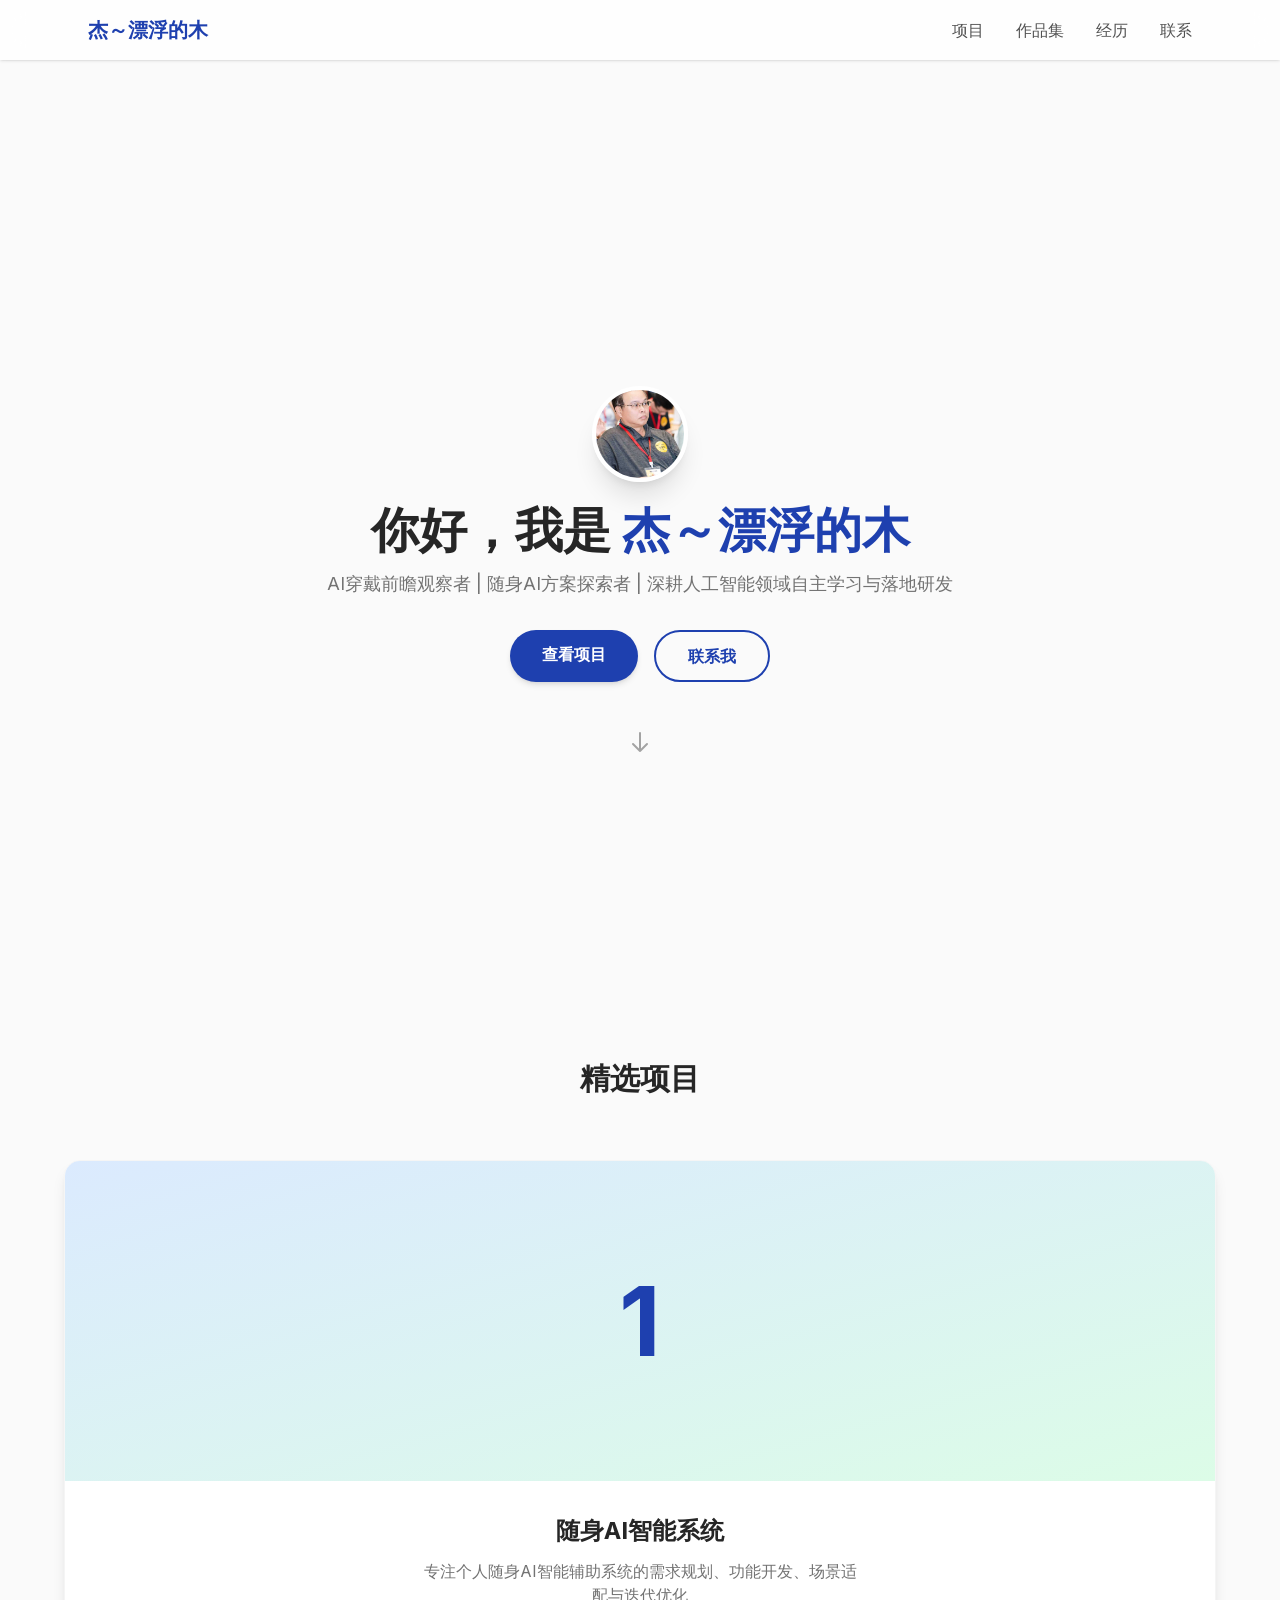
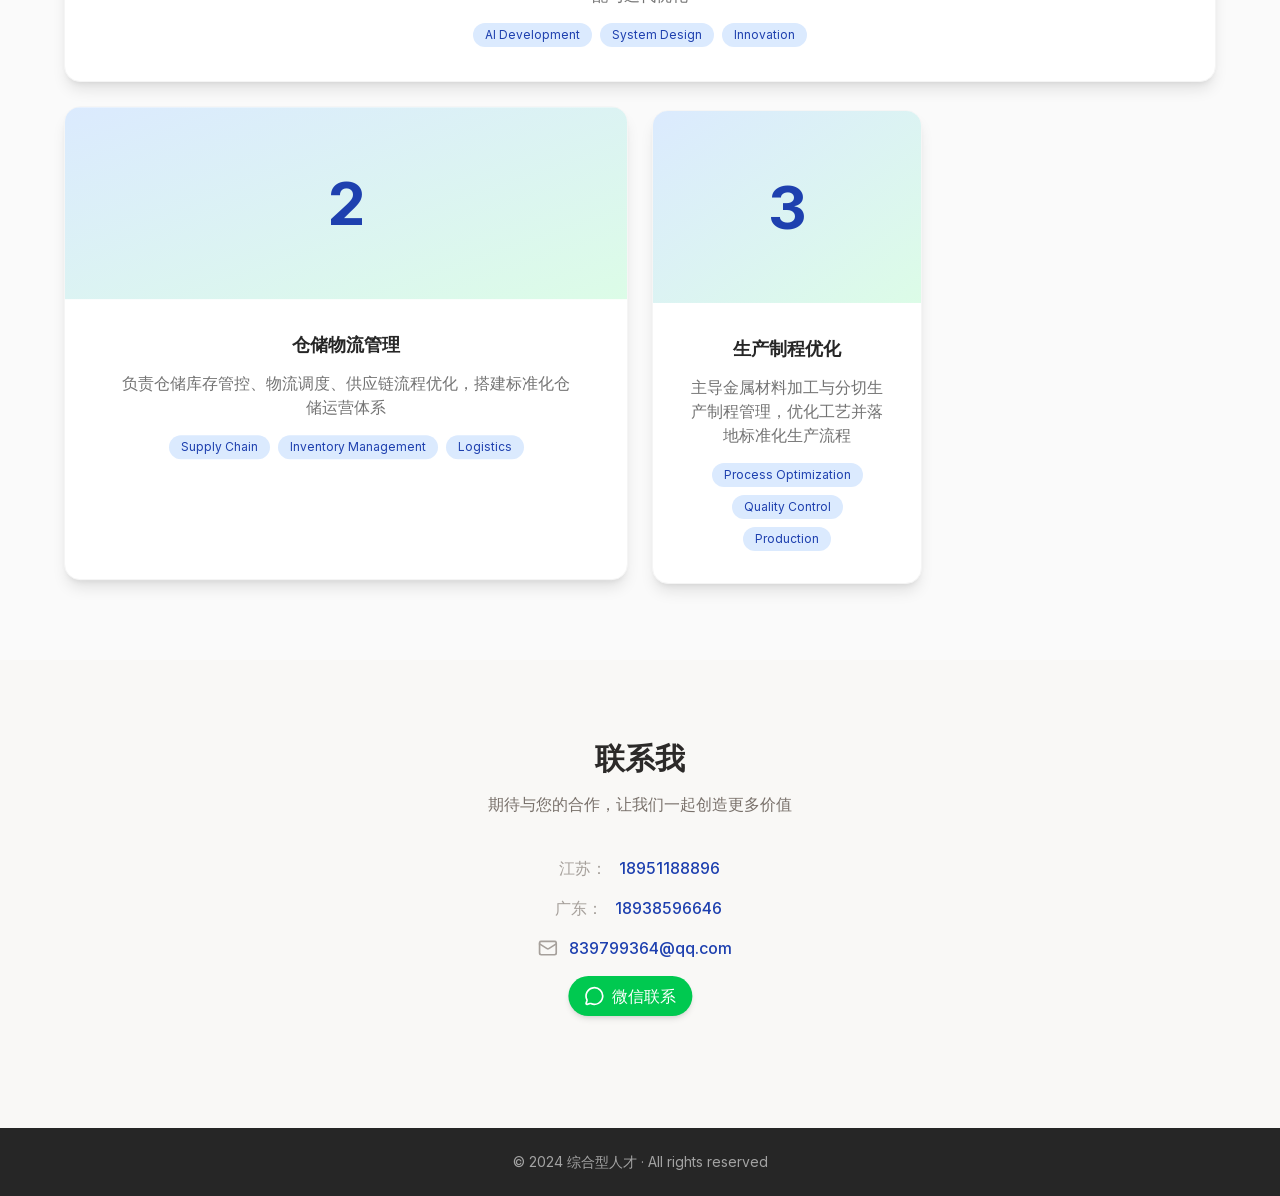
<file: index.html>
<!DOCTYPE html><html lang="zh-CN" class="inter_786c1081-module__J60SBq__variable h-full antialiased"><head><meta charSet="utf-8"/><meta name="viewport" content="width=device-width, initial-scale=1"/><link rel="preload" href="/_next/static/media/83afe278b6a6bb3c-s.p.2bn3s6zvc0dyp.woff2" as="font" crossorigin="" type="font/woff2"/><link rel="preload" as="image" href="/images/微信头像.jpg"/><link rel="stylesheet" href="/_next/static/chunks/1y561ln6ryr3u.css" data-precedence="next"/><link rel="preload" as="script" fetchPriority="low" href="/_next/static/chunks/1jq4o6yq14o4c.js"/><script src="/_next/static/chunks/2imbn557mdp29.js" async=""></script><script src="/_next/static/chunks/333al7hcde2so.js" async=""></script><script src="/_next/static/chunks/turbopack-3lp18kduvr83n.js" async=""></script><script src="/_next/static/chunks/158myu8e_yme3.js" async=""></script><script src="/_next/static/chunks/1sm18o0j6h7x6.js" async=""></script><script src="/_next/static/chunks/1f9r7gdxil3_a.js" async=""></script><meta name="next-size-adjust" content=""/><title>我的个人作品集</title><meta name="description" content="综合型人才个人品牌展示网站"/><link rel="icon" href="/favicon.ico?favicon.2vob68tjqpejf.ico" sizes="256x256" type="image/x-icon"/><script src="/_next/static/chunks/0cz1d0mv5g_q7.js" noModule=""></script></head><body class="min-h-full"><div hidden=""><!--$--><!--/$--></div><nav class="fixed top-0 left-0 right-0 bg-white/80 backdrop-blur-md shadow-sm z-50 transition-all duration-300"><div class="max-w-6xl mx-auto px-6 py-4"><div class="flex items-center justify-between"><a href="#" class="text-xl font-bold text-primary-600 hover:text-accent-500 transition-colors duration-300">杰～漂浮的木</a><div class="flex items-center gap-8"><a href="/project" class="text-neutral-600 hover:text-primary-600 transition-colors duration-300 font-medium">项目</a><a href="/portfolio" class="text-neutral-600 hover:text-primary-600 transition-colors duration-300 font-medium">作品集</a><a href="/experience" class="text-neutral-600 hover:text-primary-600 transition-colors duration-300 font-medium">经历</a><a href="#contact" class="text-neutral-600 hover:text-primary-600 transition-colors duration-300 font-medium">联系</a></div></div></div></nav><main class="pt-20"><div class="min-h-screen bg-neutral-50"><section class="min-h-screen flex items-center justify-center px-6 pt-20"><div class="text-center max-w-4xl mx-auto" style="opacity:0;transform:translateY(20px)"><div class="w-24 h-24 mx-auto mb-6 rounded-full overflow-hidden shadow-xl border-4 border-white" style="opacity:0;transform:scale(0.9)"><img src="/images/微信头像.jpg" alt="头像" class="w-full h-full object-cover"/></div><h1 class="text-4xl md:text-5xl font-bold text-neutral-800 mb-4">你好，我是<span class="text-primary-600"> 杰～漂浮的木</span></h1><p class="text-lg text-neutral-500 mb-8 max-w-2xl mx-auto">AI穿戴前瞻观察者 | 随身AI方案探索者 | 深耕人工智能领域自主学习与落地研发</p><div class="flex flex-col sm:flex-row gap-4 justify-center"><a href="#projects" class="px-8 py-3 bg-primary-600 text-white rounded-full font-semibold hover:bg-accent-500 transition-colors duration-300 shadow-md hover:shadow-lg" tabindex="0">查看项目</a><a href="#contact" class="px-8 py-3 border-2 border-primary-600 text-primary-600 rounded-full font-semibold hover:bg-primary-50 transition-colors duration-300" tabindex="0">联系我</a></div><div class="mt-12 animate-bounce" style="opacity:0"><svg class="w-6 h-6 text-neutral-400 mx-auto" fill="none" stroke="currentColor" viewBox="0 0 24 24"><path stroke-linecap="round" stroke-linejoin="round" stroke-width="2" d="M19 14l-7 7m0 0l-7-7m7 7V3"></path></svg></div></div></section><section id="projects" class="py-20 px-6 bg-neutral-50"><div class="max-w-6xl mx-auto" style="opacity:0;transform:translateY(20px)"><h2 class="text-3xl font-bold text-center text-neutral-800 mb-16">精选项目</h2><div class="grid grid-cols-1 md:grid-cols-2 lg:grid-cols-4 gap-6"><div class="
                  bg-white rounded-2xl shadow-lg overflow-hidden hover:shadow-2xl 
                  transition-all duration-500 cursor-pointer border border-neutral-100
                  lg:col-span-4 row-span-2
                  
                  
                  
                " style="opacity:0;transform:translateY(30px)"><div class="
                  flex items-center justify-center
                  h-80
                  bg-gradient-to-br from-primary-100 to-accent-100
                "><span class="text-6xl font-bold text-primary-600 text-8xl">1</span></div><div class="p-8 flex flex-col justify-center items-center text-center min-h-[200px]"><h3 class="font-bold text-neutral-800 mb-3 text-2xl">随身AI智能系统</h3><p class="text-neutral-500 mb-4 max-w-md">专注个人随身AI智能辅助系统的需求规划、功能开发、场景适配与迭代优化</p><div class="flex flex-wrap gap-2 justify-center"><span class="text-xs px-3 py-1 rounded-full bg-primary-100 text-primary-600">AI Development</span><span class="text-xs px-3 py-1 rounded-full bg-primary-100 text-primary-600">System Design</span><span class="text-xs px-3 py-1 rounded-full bg-primary-100 text-primary-600">Innovation</span></div></div></div><div class="
                  bg-white rounded-2xl shadow-lg overflow-hidden hover:shadow-2xl 
                  transition-all duration-500 cursor-pointer border border-neutral-100
                  
                  md:col-span-2 lg:col-span-2
                  
                  
                " style="opacity:0;transform:translateY(30px)"><div class="
                  flex items-center justify-center
                  h-48
                  bg-gradient-to-br from-primary-100 to-accent-100
                "><span class="text-6xl font-bold text-primary-600 ">2</span></div><div class="p-8 flex flex-col justify-center items-center text-center "><h3 class="font-bold text-neutral-800 mb-3 text-lg">仓储物流管理</h3><p class="text-neutral-500 mb-4 max-w-md">负责仓储库存管控、物流调度、供应链流程优化，搭建标准化仓储运营体系</p><div class="flex flex-wrap gap-2 justify-center"><span class="text-xs px-3 py-1 rounded-full bg-primary-100 text-primary-600">Supply Chain</span><span class="text-xs px-3 py-1 rounded-full bg-primary-100 text-primary-600">Inventory Management</span><span class="text-xs px-3 py-1 rounded-full bg-primary-100 text-primary-600">Logistics</span></div></div></div><div class="
                  bg-white rounded-2xl shadow-lg overflow-hidden hover:shadow-2xl 
                  transition-all duration-500 cursor-pointer border border-neutral-100
                  
                  
                  md:col-span-1 lg:col-span-1
                  
                " style="opacity:0;transform:translateY(30px)"><div class="
                  flex items-center justify-center
                  h-48
                  bg-gradient-to-br from-primary-100 to-accent-100
                "><span class="text-6xl font-bold text-primary-600 ">3</span></div><div class="p-8 flex flex-col justify-center items-center text-center "><h3 class="font-bold text-neutral-800 mb-3 text-lg">生产制程优化</h3><p class="text-neutral-500 mb-4 max-w-md">主导金属材料加工与分切生产制程管理，优化工艺并落地标准化生产流程</p><div class="flex flex-wrap gap-2 justify-center"><span class="text-xs px-3 py-1 rounded-full bg-primary-100 text-primary-600">Process Optimization</span><span class="text-xs px-3 py-1 rounded-full bg-primary-100 text-primary-600">Quality Control</span><span class="text-xs px-3 py-1 rounded-full bg-primary-100 text-primary-600">Production</span></div></div></div></div></div></section><section id="contact" class="py-20 px-6 bg-[#F9F8F6]"><div class="max-w-4xl mx-auto text-center" style="opacity:0;transform:translateY(20px)"><h2 class="text-3xl font-bold text-[#2C2A29] mb-4">联系我</h2><p class="text-stone-500 mb-10">期待与您的合作，让我们一起创造更多价值</p><div class="space-y-4 mb-8"><div class="flex items-center justify-center gap-3 text-stone-600" style="opacity:0;transform:translateX(-20px)"><span class="text-stone-400">江苏：</span><a href="tel:18951188896" class="text-primary-600 font-medium hover:text-accent-500 transition-colors">18951188896</a></div><div class="flex items-center justify-center gap-3 text-stone-600" style="opacity:0;transform:translateX(-20px)"><span class="text-stone-400">广东：</span><a href="tel:18938596646" class="text-primary-600 font-medium hover:text-accent-500 transition-colors">18938596646</a></div><div class="flex items-center justify-center gap-3 text-stone-600" style="opacity:0;transform:translateX(-20px)"><svg xmlns="http://www.w3.org/2000/svg" width="24" height="24" viewBox="0 0 24 24" fill="none" stroke="currentColor" stroke-width="2" stroke-linecap="round" stroke-linejoin="round" class="lucide lucide-mail w-5 h-5 text-stone-400" aria-hidden="true"><path d="m22 7-8.991 5.727a2 2 0 0 1-2.009 0L2 7"></path><rect x="2" y="4" width="20" height="16" rx="2"></rect></svg><a href="mailto:839799364@qq.com" class="text-primary-600 font-medium hover:text-accent-500 transition-colors">839799364@qq.com</a></div><div class="flex items-center justify-center" style="opacity:0;transform:translateX(-20px)"><div class="relative"><button class="flex items-center gap-2 px-4 py-2 bg-green-500 hover:bg-green-600 text-white rounded-full font-medium transition-colors duration-300 shadow-md" tabindex="0"><svg xmlns="http://www.w3.org/2000/svg" width="24" height="24" viewBox="0 0 24 24" fill="none" stroke="currentColor" stroke-width="2" stroke-linecap="round" stroke-linejoin="round" class="lucide lucide-message-circle w-5 h-5" aria-hidden="true"><path d="M2.992 16.342a2 2 0 0 1 .094 1.167l-1.065 3.29a1 1 0 0 0 1.236 1.168l3.413-.998a2 2 0 0 1 1.099.092 10 10 0 1 0-4.777-4.719"></path></svg><span>微信联系</span></button></div></div></div></div></section><footer class="py-6 px-6 bg-neutral-800 text-center"><p class="text-neutral-400 text-sm">© 2024 综合型人才 · All rights reserved</p></footer></div><!--$--><!--/$--></main><script src="/_next/static/chunks/1jq4o6yq14o4c.js" id="_R_" async=""></script><script>(self.__next_f=self.__next_f||[]).push([0])</script><script>self.__next_f.push([1,"1:\"$Sreact.fragment\"\n2:I[39756,[\"/_next/static/chunks/158myu8e_yme3.js\"],\"default\"]\n3:I[37457,[\"/_next/static/chunks/158myu8e_yme3.js\"],\"default\"]\n4:I[47257,[\"/_next/static/chunks/158myu8e_yme3.js\"],\"ClientPageRoot\"]\n5:I[52683,[\"/_next/static/chunks/158myu8e_yme3.js\",\"/_next/static/chunks/1sm18o0j6h7x6.js\",\"/_next/static/chunks/1f9r7gdxil3_a.js\"],\"default\"]\n8:I[97367,[\"/_next/static/chunks/158myu8e_yme3.js\"],\"OutletBoundary\"]\n9:\"$Sreact.suspense\"\nb:I[97367,[\"/_next/static/chunks/158myu8e_yme3.js\"],\"ViewportBoundary\"]\nd:I[97367,[\"/_next/static/chunks/158myu8e_yme3.js\"],\"MetadataBoundary\"]\nf:I[68027,[\"/_next/static/chunks/158myu8e_yme3.js\"],\"default\",1]\n:HL[\"/_next/static/chunks/1y561ln6ryr3u.css\",\"style\"]\n:HL[\"/_next/static/media/83afe278b6a6bb3c-s.p.2bn3s6zvc0dyp.woff2\",\"font\",{\"crossOrigin\":\"\",\"type\":\"font/woff2\"}]\n"])</script><script>self.__next_f.push([1,"0:{\"P\":null,\"c\":[\"\",\"\"],\"q\":\"\",\"i\":false,\"f\":[[[\"\",{\"children\":[\"__PAGE__\",{}]},\"$undefined\",\"$undefined\",16],[[\"$\",\"$1\",\"c\",{\"children\":[[[\"$\",\"link\",\"0\",{\"rel\":\"stylesheet\",\"href\":\"/_next/static/chunks/1y561ln6ryr3u.css\",\"precedence\":\"next\",\"crossOrigin\":\"$undefined\",\"nonce\":\"$undefined\"}],[\"$\",\"script\",\"script-0\",{\"src\":\"/_next/static/chunks/158myu8e_yme3.js\",\"async\":true,\"nonce\":\"$undefined\"}]],[\"$\",\"html\",null,{\"lang\":\"zh-CN\",\"className\":\"inter_786c1081-module__J60SBq__variable h-full antialiased\",\"children\":[\"$\",\"body\",null,{\"className\":\"min-h-full\",\"children\":[[\"$\",\"nav\",null,{\"className\":\"fixed top-0 left-0 right-0 bg-white/80 backdrop-blur-md shadow-sm z-50 transition-all duration-300\",\"children\":[\"$\",\"div\",null,{\"className\":\"max-w-6xl mx-auto px-6 py-4\",\"children\":[\"$\",\"div\",null,{\"className\":\"flex items-center justify-between\",\"children\":[[\"$\",\"a\",null,{\"href\":\"#\",\"className\":\"text-xl font-bold text-primary-600 hover:text-accent-500 transition-colors duration-300\",\"children\":\"杰～漂浮的木\"}],[\"$\",\"div\",null,{\"className\":\"flex items-center gap-8\",\"children\":[[\"$\",\"a\",null,{\"href\":\"/project\",\"className\":\"text-neutral-600 hover:text-primary-600 transition-colors duration-300 font-medium\",\"children\":\"项目\"}],[\"$\",\"a\",null,{\"href\":\"/portfolio\",\"className\":\"text-neutral-600 hover:text-primary-600 transition-colors duration-300 font-medium\",\"children\":\"作品集\"}],[\"$\",\"a\",null,{\"href\":\"/experience\",\"className\":\"text-neutral-600 hover:text-primary-600 transition-colors duration-300 font-medium\",\"children\":\"经历\"}],[\"$\",\"a\",null,{\"href\":\"#contact\",\"className\":\"text-neutral-600 hover:text-primary-600 transition-colors duration-300 font-medium\",\"children\":\"联系\"}]]}]]}]}]}],[\"$\",\"main\",null,{\"className\":\"pt-20\",\"children\":[\"$\",\"$L2\",null,{\"parallelRouterKey\":\"children\",\"error\":\"$undefined\",\"errorStyles\":\"$undefined\",\"errorScripts\":\"$undefined\",\"template\":[\"$\",\"$L3\",null,{}],\"templateStyles\":\"$undefined\",\"templateScripts\":\"$undefined\",\"notFound\":[[[\"$\",\"title\",null,{\"children\":\"404: This page could not be found.\"}],[\"$\",\"div\",null,{\"style\":{\"fontFamily\":\"system-ui,\\\"Segoe UI\\\",Roboto,Helvetica,Arial,sans-serif,\\\"Apple Color Emoji\\\",\\\"Segoe UI Emoji\\\"\",\"height\":\"100vh\",\"textAlign\":\"center\",\"display\":\"flex\",\"flexDirection\":\"column\",\"alignItems\":\"center\",\"justifyContent\":\"center\"},\"children\":[\"$\",\"div\",null,{\"children\":[[\"$\",\"style\",null,{\"dangerouslySetInnerHTML\":{\"__html\":\"body{color:#000;background:#fff;margin:0}.next-error-h1{border-right:1px solid rgba(0,0,0,.3)}@media (prefers-color-scheme:dark){body{color:#fff;background:#000}.next-error-h1{border-right:1px solid rgba(255,255,255,.3)}}\"}}],[\"$\",\"h1\",null,{\"className\":\"next-error-h1\",\"style\":{\"display\":\"inline-block\",\"margin\":\"0 20px 0 0\",\"padding\":\"0 23px 0 0\",\"fontSize\":24,\"fontWeight\":500,\"verticalAlign\":\"top\",\"lineHeight\":\"49px\"},\"children\":404}],[\"$\",\"div\",null,{\"style\":{\"display\":\"inline-block\"},\"children\":[\"$\",\"h2\",null,{\"style\":{\"fontSize\":14,\"fontWeight\":400,\"lineHeight\":\"49px\",\"margin\":0},\"children\":\"This page could not be found.\"}]}]]}]}]],[]],\"forbidden\":\"$undefined\",\"unauthorized\":\"$undefined\"}]}]]}]}]]}],{\"children\":[[\"$\",\"$1\",\"c\",{\"children\":[[\"$\",\"$L4\",null,{\"Component\":\"$5\",\"serverProvidedParams\":{\"searchParams\":{},\"params\":{},\"promises\":[\"$@6\",\"$@7\"]}}],[[\"$\",\"script\",\"script-0\",{\"src\":\"/_next/static/chunks/1sm18o0j6h7x6.js\",\"async\":true,\"nonce\":\"$undefined\"}],[\"$\",\"script\",\"script-1\",{\"src\":\"/_next/static/chunks/1f9r7gdxil3_a.js\",\"async\":true,\"nonce\":\"$undefined\"}]],[\"$\",\"$L8\",null,{\"children\":[\"$\",\"$9\",null,{\"name\":\"Next.MetadataOutlet\",\"children\":\"$@a\"}]}]]}],{},null,false,null]},null,false,null],[\"$\",\"$1\",\"h\",{\"children\":[null,[\"$\",\"$Lb\",null,{\"children\":\"$Lc\"}],[\"$\",\"div\",null,{\"hidden\":true,\"children\":[\"$\",\"$Ld\",null,{\"children\":[\"$\",\"$9\",null,{\"name\":\"Next.Metadata\",\"children\":\"$Le\"}]}]}],[\"$\",\"meta\",null,{\"name\":\"next-size-adjust\",\"content\":\"\"}]]}],false]],\"m\":\"$undefined\",\"G\":[\"$f\",[[\"$\",\"link\",\"0\",{\"rel\":\"stylesheet\",\"href\":\"/_next/static/chunks/1y561ln6ryr3u.css\",\"precedence\":\"next\",\"crossOrigin\":\"$undefined\",\"nonce\":\"$undefined\"}]]],\"S\":true,\"h\":null,\"s\":\"$undefined\",\"l\":\"$undefined\",\"p\":\"$undefined\",\"d\":\"$undefined\",\"b\":\"3fnvhXERV_c_fHonRekXn\"}\n"])</script><script>self.__next_f.push([1,"6:{}\n7:\"$0:f:0:1:1:children:0:props:children:0:props:serverProvidedParams:params\"\n"])</script><script>self.__next_f.push([1,"c:[[\"$\",\"meta\",\"0\",{\"charSet\":\"utf-8\"}],[\"$\",\"meta\",\"1\",{\"name\":\"viewport\",\"content\":\"width=device-width, initial-scale=1\"}]]\n"])</script><script>self.__next_f.push([1,"10:I[27201,[\"/_next/static/chunks/158myu8e_yme3.js\"],\"IconMark\"]\na:null\ne:[[\"$\",\"title\",\"0\",{\"children\":\"我的个人作品集\"}],[\"$\",\"meta\",\"1\",{\"name\":\"description\",\"content\":\"综合型人才个人品牌展示网站\"}],[\"$\",\"link\",\"2\",{\"rel\":\"icon\",\"href\":\"/favicon.ico?favicon.2vob68tjqpejf.ico\",\"sizes\":\"256x256\",\"type\":\"image/x-icon\"}],[\"$\",\"$L10\",\"3\",{}]]\n"])</script></body></html>
</file>
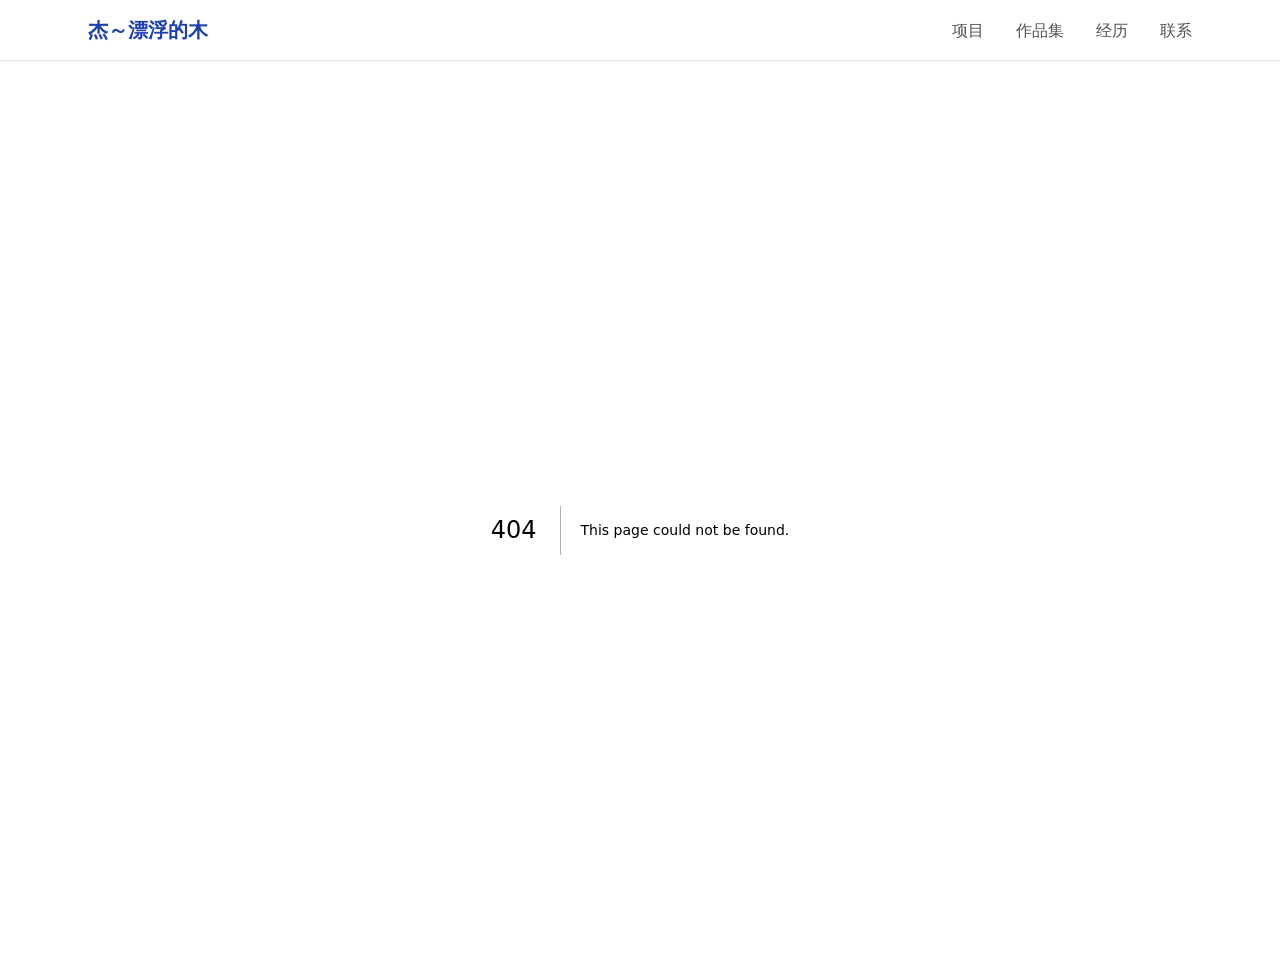
<file: 404/index.html>
<!DOCTYPE html><html lang="zh-CN" class="inter_786c1081-module__J60SBq__variable h-full antialiased"><head><meta charSet="utf-8"/><meta name="viewport" content="width=device-width, initial-scale=1"/><link rel="stylesheet" href="/_next/static/chunks/1y561ln6ryr3u.css" data-precedence="next"/><link rel="preload" as="script" fetchPriority="low" href="/_next/static/chunks/1jq4o6yq14o4c.js"/><script src="/_next/static/chunks/2imbn557mdp29.js" async=""></script><script src="/_next/static/chunks/333al7hcde2so.js" async=""></script><script src="/_next/static/chunks/turbopack-3lp18kduvr83n.js" async=""></script><script src="/_next/static/chunks/158myu8e_yme3.js" async=""></script><meta name="robots" content="noindex"/><meta name="next-size-adjust" content=""/><title>404: This page could not be found.</title><title>我的个人作品集</title><meta name="description" content="综合型人才个人品牌展示网站"/><link rel="icon" href="/favicon.ico?favicon.2vob68tjqpejf.ico" sizes="256x256" type="image/x-icon"/><script src="/_next/static/chunks/0cz1d0mv5g_q7.js" noModule=""></script></head><body class="min-h-full"><div hidden=""><!--$--><!--/$--></div><nav class="fixed top-0 left-0 right-0 bg-white/80 backdrop-blur-md shadow-sm z-50 transition-all duration-300"><div class="max-w-6xl mx-auto px-6 py-4"><div class="flex items-center justify-between"><a href="#" class="text-xl font-bold text-primary-600 hover:text-accent-500 transition-colors duration-300">杰～漂浮的木</a><div class="flex items-center gap-8"><a href="/project" class="text-neutral-600 hover:text-primary-600 transition-colors duration-300 font-medium">项目</a><a href="/portfolio" class="text-neutral-600 hover:text-primary-600 transition-colors duration-300 font-medium">作品集</a><a href="/experience" class="text-neutral-600 hover:text-primary-600 transition-colors duration-300 font-medium">经历</a><a href="#contact" class="text-neutral-600 hover:text-primary-600 transition-colors duration-300 font-medium">联系</a></div></div></div></nav><main class="pt-20"><div style="font-family:system-ui,&quot;Segoe UI&quot;,Roboto,Helvetica,Arial,sans-serif,&quot;Apple Color Emoji&quot;,&quot;Segoe UI Emoji&quot;;height:100vh;text-align:center;display:flex;flex-direction:column;align-items:center;justify-content:center"><div><style>body{color:#000;background:#fff;margin:0}.next-error-h1{border-right:1px solid rgba(0,0,0,.3)}@media (prefers-color-scheme:dark){body{color:#fff;background:#000}.next-error-h1{border-right:1px solid rgba(255,255,255,.3)}}</style><h1 class="next-error-h1" style="display:inline-block;margin:0 20px 0 0;padding:0 23px 0 0;font-size:24px;font-weight:500;vertical-align:top;line-height:49px">404</h1><div style="display:inline-block"><h2 style="font-size:14px;font-weight:400;line-height:49px;margin:0">This page could not be found.</h2></div></div></div><!--$--><!--/$--></main><script src="/_next/static/chunks/1jq4o6yq14o4c.js" id="_R_" async=""></script><script>(self.__next_f=self.__next_f||[]).push([0])</script><script>self.__next_f.push([1,"1:\"$Sreact.fragment\"\n2:I[39756,[\"/_next/static/chunks/158myu8e_yme3.js\"],\"default\"]\n3:I[37457,[\"/_next/static/chunks/158myu8e_yme3.js\"],\"default\"]\n4:I[97367,[\"/_next/static/chunks/158myu8e_yme3.js\"],\"OutletBoundary\"]\n5:\"$Sreact.suspense\"\n8:I[97367,[\"/_next/static/chunks/158myu8e_yme3.js\"],\"ViewportBoundary\"]\na:I[97367,[\"/_next/static/chunks/158myu8e_yme3.js\"],\"MetadataBoundary\"]\nc:I[68027,[\"/_next/static/chunks/158myu8e_yme3.js\"],\"default\",1]\n:HL[\"/_next/static/chunks/1y561ln6ryr3u.css\",\"style\"]\n"])</script><script>self.__next_f.push([1,"0:{\"P\":null,\"c\":[\"\",\"_not-found\",\"\"],\"q\":\"\",\"i\":false,\"f\":[[[\"\",{\"children\":[\"/_not-found\",{\"children\":[\"__PAGE__\",{}]}]},\"$undefined\",\"$undefined\",16],[[\"$\",\"$1\",\"c\",{\"children\":[[[\"$\",\"link\",\"0\",{\"rel\":\"stylesheet\",\"href\":\"/_next/static/chunks/1y561ln6ryr3u.css\",\"precedence\":\"next\",\"crossOrigin\":\"$undefined\",\"nonce\":\"$undefined\"}],[\"$\",\"script\",\"script-0\",{\"src\":\"/_next/static/chunks/158myu8e_yme3.js\",\"async\":true,\"nonce\":\"$undefined\"}]],[\"$\",\"html\",null,{\"lang\":\"zh-CN\",\"className\":\"inter_786c1081-module__J60SBq__variable h-full antialiased\",\"children\":[\"$\",\"body\",null,{\"className\":\"min-h-full\",\"children\":[[\"$\",\"nav\",null,{\"className\":\"fixed top-0 left-0 right-0 bg-white/80 backdrop-blur-md shadow-sm z-50 transition-all duration-300\",\"children\":[\"$\",\"div\",null,{\"className\":\"max-w-6xl mx-auto px-6 py-4\",\"children\":[\"$\",\"div\",null,{\"className\":\"flex items-center justify-between\",\"children\":[[\"$\",\"a\",null,{\"href\":\"#\",\"className\":\"text-xl font-bold text-primary-600 hover:text-accent-500 transition-colors duration-300\",\"children\":\"杰～漂浮的木\"}],[\"$\",\"div\",null,{\"className\":\"flex items-center gap-8\",\"children\":[[\"$\",\"a\",null,{\"href\":\"/project\",\"className\":\"text-neutral-600 hover:text-primary-600 transition-colors duration-300 font-medium\",\"children\":\"项目\"}],[\"$\",\"a\",null,{\"href\":\"/portfolio\",\"className\":\"text-neutral-600 hover:text-primary-600 transition-colors duration-300 font-medium\",\"children\":\"作品集\"}],[\"$\",\"a\",null,{\"href\":\"/experience\",\"className\":\"text-neutral-600 hover:text-primary-600 transition-colors duration-300 font-medium\",\"children\":\"经历\"}],[\"$\",\"a\",null,{\"href\":\"#contact\",\"className\":\"text-neutral-600 hover:text-primary-600 transition-colors duration-300 font-medium\",\"children\":\"联系\"}]]}]]}]}]}],[\"$\",\"main\",null,{\"className\":\"pt-20\",\"children\":[\"$\",\"$L2\",null,{\"parallelRouterKey\":\"children\",\"error\":\"$undefined\",\"errorStyles\":\"$undefined\",\"errorScripts\":\"$undefined\",\"template\":[\"$\",\"$L3\",null,{}],\"templateStyles\":\"$undefined\",\"templateScripts\":\"$undefined\",\"notFound\":[[[\"$\",\"title\",null,{\"children\":\"404: This page could not be found.\"}],[\"$\",\"div\",null,{\"style\":{\"fontFamily\":\"system-ui,\\\"Segoe UI\\\",Roboto,Helvetica,Arial,sans-serif,\\\"Apple Color Emoji\\\",\\\"Segoe UI Emoji\\\"\",\"height\":\"100vh\",\"textAlign\":\"center\",\"display\":\"flex\",\"flexDirection\":\"column\",\"alignItems\":\"center\",\"justifyContent\":\"center\"},\"children\":[\"$\",\"div\",null,{\"children\":[[\"$\",\"style\",null,{\"dangerouslySetInnerHTML\":{\"__html\":\"body{color:#000;background:#fff;margin:0}.next-error-h1{border-right:1px solid rgba(0,0,0,.3)}@media (prefers-color-scheme:dark){body{color:#fff;background:#000}.next-error-h1{border-right:1px solid rgba(255,255,255,.3)}}\"}}],[\"$\",\"h1\",null,{\"className\":\"next-error-h1\",\"style\":{\"display\":\"inline-block\",\"margin\":\"0 20px 0 0\",\"padding\":\"0 23px 0 0\",\"fontSize\":24,\"fontWeight\":500,\"verticalAlign\":\"top\",\"lineHeight\":\"49px\"},\"children\":404}],[\"$\",\"div\",null,{\"style\":{\"display\":\"inline-block\"},\"children\":[\"$\",\"h2\",null,{\"style\":{\"fontSize\":14,\"fontWeight\":400,\"lineHeight\":\"49px\",\"margin\":0},\"children\":\"This page could not be found.\"}]}]]}]}]],[]],\"forbidden\":\"$undefined\",\"unauthorized\":\"$undefined\"}]}]]}]}]]}],{\"children\":[[\"$\",\"$1\",\"c\",{\"children\":[null,[\"$\",\"$L2\",null,{\"parallelRouterKey\":\"children\",\"error\":\"$undefined\",\"errorStyles\":\"$undefined\",\"errorScripts\":\"$undefined\",\"template\":[\"$\",\"$L3\",null,{}],\"templateStyles\":\"$undefined\",\"templateScripts\":\"$undefined\",\"notFound\":\"$undefined\",\"forbidden\":\"$undefined\",\"unauthorized\":\"$undefined\"}]]}],{\"children\":[[\"$\",\"$1\",\"c\",{\"children\":[[[\"$\",\"title\",null,{\"children\":\"404: This page could not be found.\"}],[\"$\",\"div\",null,{\"style\":\"$0:f:0:1:0:props:children:1:props:children:props:children:1:props:children:props:notFound:0:1:props:style\",\"children\":[\"$\",\"div\",null,{\"children\":[[\"$\",\"style\",null,{\"dangerouslySetInnerHTML\":{\"__html\":\"body{color:#000;background:#fff;margin:0}.next-error-h1{border-right:1px solid rgba(0,0,0,.3)}@media (prefers-color-scheme:dark){body{color:#fff;background:#000}.next-error-h1{border-right:1px solid rgba(255,255,255,.3)}}\"}}],[\"$\",\"h1\",null,{\"className\":\"next-error-h1\",\"style\":\"$0:f:0:1:0:props:children:1:props:children:props:children:1:props:children:props:notFound:0:1:props:children:props:children:1:props:style\",\"children\":404}],[\"$\",\"div\",null,{\"style\":\"$0:f:0:1:0:props:children:1:props:children:props:children:1:props:children:props:notFound:0:1:props:children:props:children:2:props:style\",\"children\":[\"$\",\"h2\",null,{\"style\":\"$0:f:0:1:0:props:children:1:props:children:props:children:1:props:children:props:notFound:0:1:props:children:props:children:2:props:children:props:style\",\"children\":\"This page could not be found.\"}]}]]}]}]],null,[\"$\",\"$L4\",null,{\"children\":[\"$\",\"$5\",null,{\"name\":\"Next.MetadataOutlet\",\"children\":\"$@6\"}]}]]}],{},null,false,null]},null,false,\"$@7\"]},null,false,null],[\"$\",\"$1\",\"h\",{\"children\":[[\"$\",\"meta\",null,{\"name\":\"robots\",\"content\":\"noindex\"}],[\"$\",\"$L8\",null,{\"children\":\"$L9\"}],[\"$\",\"div\",null,{\"hidden\":true,\"children\":[\"$\",\"$La\",null,{\"children\":[\"$\",\"$5\",null,{\"name\":\"Next.Metadata\",\"children\":\"$Lb\"}]}]}],[\"$\",\"meta\",null,{\"name\":\"next-size-adjust\",\"content\":\"\"}]]}],false]],\"m\":\"$undefined\",\"G\":[\"$c\",[[\"$\",\"link\",\"0\",{\"rel\":\"stylesheet\",\"href\":\"/_next/static/chunks/1y561ln6ryr3u.css\",\"precedence\":\"next\",\"crossOrigin\":\"$undefined\",\"nonce\":\"$undefined\"}]]],\"S\":true,\"h\":null,\"s\":\"$undefined\",\"l\":\"$undefined\",\"p\":\"$undefined\",\"d\":\"$undefined\",\"b\":\"3fnvhXERV_c_fHonRekXn\"}\n"])</script><script>self.__next_f.push([1,"d:[]\n7:\"$Wd\"\n"])</script><script>self.__next_f.push([1,"9:[[\"$\",\"meta\",\"0\",{\"charSet\":\"utf-8\"}],[\"$\",\"meta\",\"1\",{\"name\":\"viewport\",\"content\":\"width=device-width, initial-scale=1\"}]]\n"])</script><script>self.__next_f.push([1,"e:I[27201,[\"/_next/static/chunks/158myu8e_yme3.js\"],\"IconMark\"]\n6:null\nb:[[\"$\",\"title\",\"0\",{\"children\":\"我的个人作品集\"}],[\"$\",\"meta\",\"1\",{\"name\":\"description\",\"content\":\"综合型人才个人品牌展示网站\"}],[\"$\",\"link\",\"2\",{\"rel\":\"icon\",\"href\":\"/favicon.ico?favicon.2vob68tjqpejf.ico\",\"sizes\":\"256x256\",\"type\":\"image/x-icon\"}],[\"$\",\"$Le\",\"3\",{}]]\n"])</script></body></html>
</file>
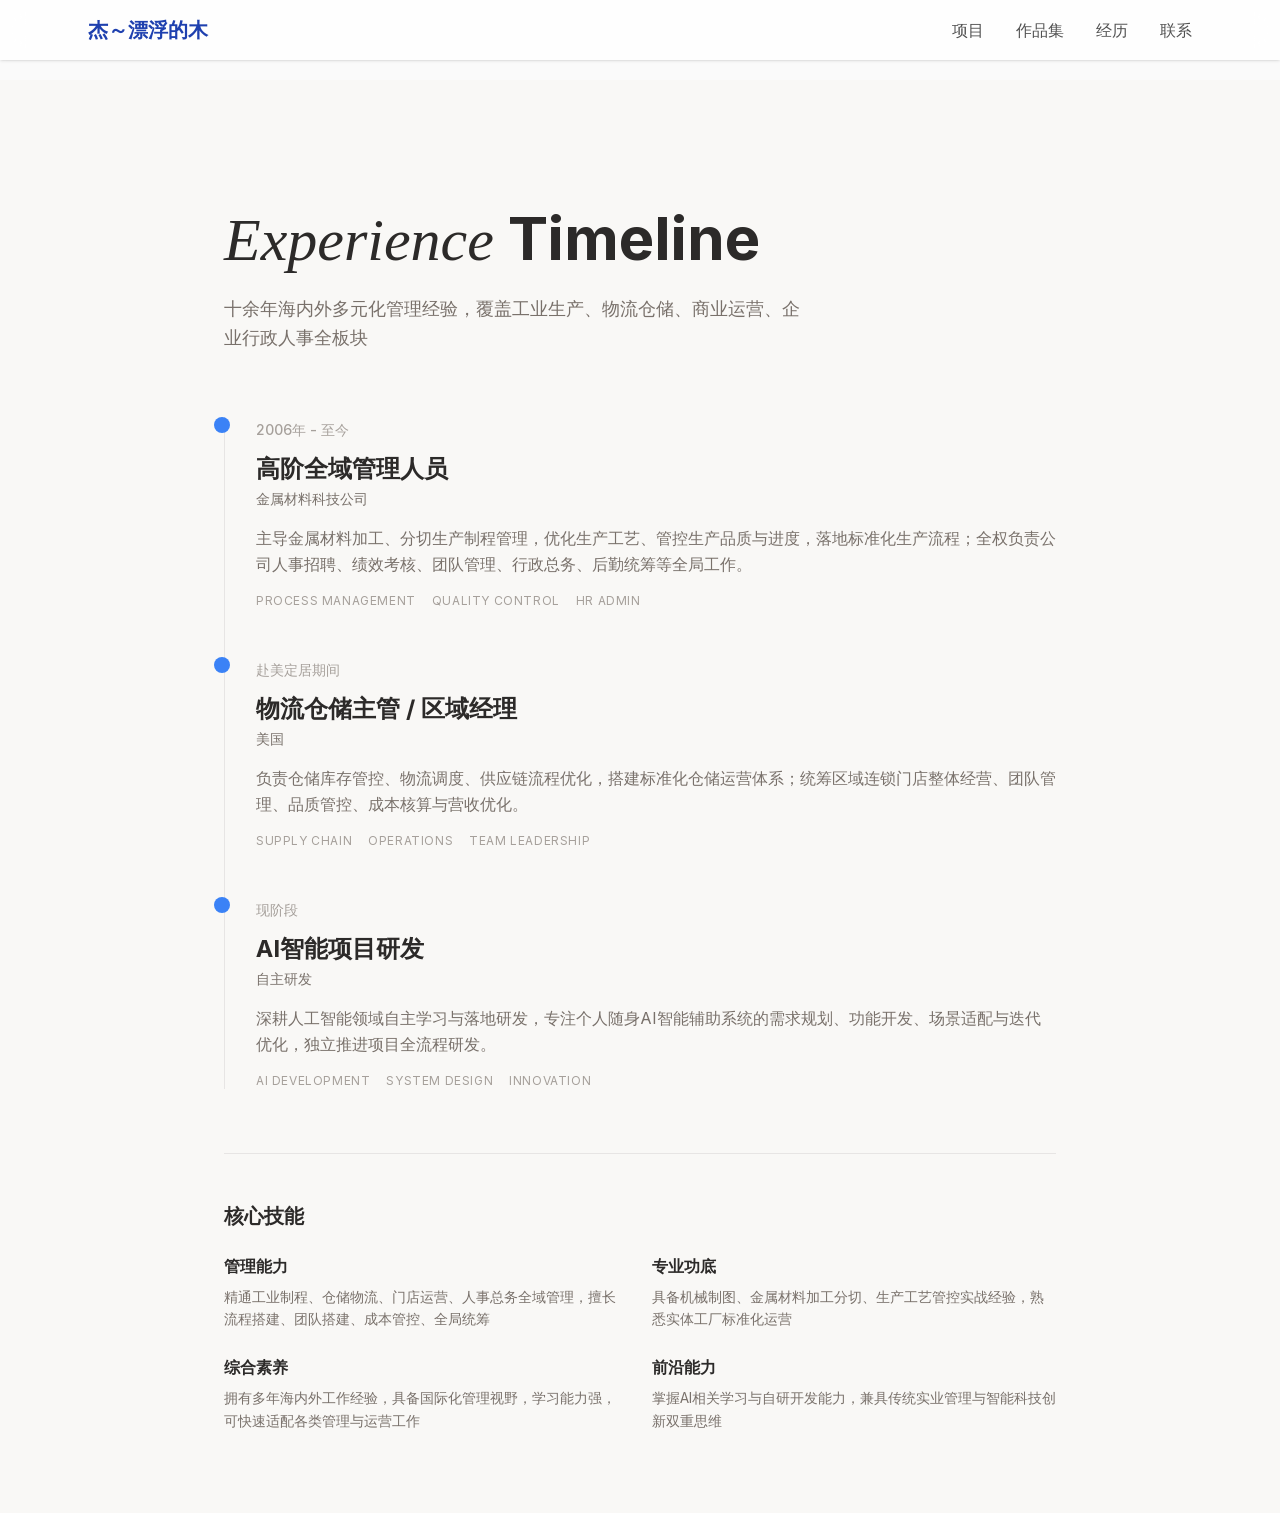
<file: experience/index.html>
<!DOCTYPE html><html lang="zh-CN" class="inter_786c1081-module__J60SBq__variable h-full antialiased"><head><meta charSet="utf-8"/><meta name="viewport" content="width=device-width, initial-scale=1"/><link rel="preload" href="/_next/static/media/83afe278b6a6bb3c-s.p.2bn3s6zvc0dyp.woff2" as="font" crossorigin="" type="font/woff2"/><link rel="stylesheet" href="/_next/static/chunks/1y561ln6ryr3u.css" data-precedence="next"/><link rel="preload" as="script" fetchPriority="low" href="/_next/static/chunks/1jq4o6yq14o4c.js"/><script src="/_next/static/chunks/2imbn557mdp29.js" async=""></script><script src="/_next/static/chunks/333al7hcde2so.js" async=""></script><script src="/_next/static/chunks/turbopack-3lp18kduvr83n.js" async=""></script><script src="/_next/static/chunks/158myu8e_yme3.js" async=""></script><script src="/_next/static/chunks/3s21tfikh3hsa.js" async=""></script><script src="/_next/static/chunks/1f9r7gdxil3_a.js" async=""></script><meta name="next-size-adjust" content=""/><title>我的个人作品集</title><meta name="description" content="综合型人才个人品牌展示网站"/><link rel="icon" href="/favicon.ico?favicon.2vob68tjqpejf.ico" sizes="256x256" type="image/x-icon"/><script src="/_next/static/chunks/0cz1d0mv5g_q7.js" noModule=""></script></head><body class="min-h-full"><div hidden=""><!--$--><!--/$--></div><nav class="fixed top-0 left-0 right-0 bg-white/80 backdrop-blur-md shadow-sm z-50 transition-all duration-300"><div class="max-w-6xl mx-auto px-6 py-4"><div class="flex items-center justify-between"><a href="#" class="text-xl font-bold text-primary-600 hover:text-accent-500 transition-colors duration-300">杰～漂浮的木</a><div class="flex items-center gap-8"><a href="/project" class="text-neutral-600 hover:text-primary-600 transition-colors duration-300 font-medium">项目</a><a href="/portfolio" class="text-neutral-600 hover:text-primary-600 transition-colors duration-300 font-medium">作品集</a><a href="/experience" class="text-neutral-600 hover:text-primary-600 transition-colors duration-300 font-medium">经历</a><a href="#contact" class="text-neutral-600 hover:text-primary-600 transition-colors duration-300 font-medium">联系</a></div></div></div></nav><main class="pt-20"><div class="min-h-screen bg-[#F9F8F6]"><div class="max-w-4xl mx-auto px-8 pt-32 pb-20" style="opacity:0"><div class="mb-16" style="opacity:0;transform:translateY(30px)"><h1 class="text-5xl md:text-6xl mb-6"><span class="font-serif italic text-[#2C2A29]">Experience</span><span class="font-bold text-[#2C2A29]"> Timeline</span></h1><p class="max-w-xl text-stone-500 leading-relaxed text-lg">十余年海内外多元化管理经验，覆盖工业生产、物流仓储、商业运营、企业行政人事全板块</p></div><div class="relative"><div class="absolute left-0 top-0 bottom-0 w-px bg-stone-200"></div><div class="relative pl-8 pb-12 last:pb-0" style="opacity:0;transform:translateX(-30px)"><div class="absolute left-0 top-0 w-4 h-4 bg-primary-500 rounded-full -translate-x-[calc(50%+2px)]"></div><div class="mb-3"><span class="text-sm text-stone-400 font-medium">2006年 - 至今</span></div><h2 class="text-2xl font-bold text-[#2C2A29] mb-1">高阶全域管理人员</h2><p class="text-stone-500 text-sm mb-4">金属材料科技公司</p><p class="text-stone-500 leading-relaxed mb-4">主导金属材料加工、分切生产制程管理，优化生产工艺、管控生产品质与进度，落地标准化生产流程；全权负责公司人事招聘、绩效考核、团队管理、行政总务、后勤统筹等全局工作。</p><div class="flex flex-wrap gap-4"><span class="text-xs uppercase tracking-wider text-stone-400">PROCESS MANAGEMENT</span><span class="text-xs uppercase tracking-wider text-stone-400">QUALITY CONTROL</span><span class="text-xs uppercase tracking-wider text-stone-400">HR ADMIN</span></div></div><div class="relative pl-8 pb-12 last:pb-0" style="opacity:0;transform:translateX(-30px)"><div class="absolute left-0 top-0 w-4 h-4 bg-primary-500 rounded-full -translate-x-[calc(50%+2px)]"></div><div class="mb-3"><span class="text-sm text-stone-400 font-medium">赴美定居期间</span></div><h2 class="text-2xl font-bold text-[#2C2A29] mb-1">物流仓储主管 / 区域经理</h2><p class="text-stone-500 text-sm mb-4">美国</p><p class="text-stone-500 leading-relaxed mb-4">负责仓储库存管控、物流调度、供应链流程优化，搭建标准化仓储运营体系；统筹区域连锁门店整体经营、团队管理、品质管控、成本核算与营收优化。</p><div class="flex flex-wrap gap-4"><span class="text-xs uppercase tracking-wider text-stone-400">SUPPLY CHAIN</span><span class="text-xs uppercase tracking-wider text-stone-400">OPERATIONS</span><span class="text-xs uppercase tracking-wider text-stone-400">TEAM LEADERSHIP</span></div></div><div class="relative pl-8 pb-12 last:pb-0" style="opacity:0;transform:translateX(-30px)"><div class="absolute left-0 top-0 w-4 h-4 bg-primary-500 rounded-full -translate-x-[calc(50%+2px)]"></div><div class="mb-3"><span class="text-sm text-stone-400 font-medium">现阶段</span></div><h2 class="text-2xl font-bold text-[#2C2A29] mb-1">AI智能项目研发</h2><p class="text-stone-500 text-sm mb-4">自主研发</p><p class="text-stone-500 leading-relaxed mb-4">深耕人工智能领域自主学习与落地研发，专注个人随身AI智能辅助系统的需求规划、功能开发、场景适配与迭代优化，独立推进项目全流程研发。</p><div class="flex flex-wrap gap-4"><span class="text-xs uppercase tracking-wider text-stone-400">AI DEVELOPMENT</span><span class="text-xs uppercase tracking-wider text-stone-400">SYSTEM DESIGN</span><span class="text-xs uppercase tracking-wider text-stone-400">INNOVATION</span></div></div></div><div class="mt-16 pt-12 border-t border-stone-200" style="opacity:0;transform:translateY(30px)"><h3 class="text-xl font-bold text-[#2C2A29] mb-6">核心技能</h3><div class="grid grid-cols-1 md:grid-cols-2 gap-6"><div><h4 class="font-semibold text-[#2C2A29] mb-2">管理能力</h4><p class="text-stone-500 text-sm leading-relaxed">精通工业制程、仓储物流、门店运营、人事总务全域管理，擅长流程搭建、团队搭建、成本管控、全局统筹</p></div><div><h4 class="font-semibold text-[#2C2A29] mb-2">专业功底</h4><p class="text-stone-500 text-sm leading-relaxed">具备机械制图、金属材料加工分切、生产工艺管控实战经验，熟悉实体工厂标准化运营</p></div><div><h4 class="font-semibold text-[#2C2A29] mb-2">综合素养</h4><p class="text-stone-500 text-sm leading-relaxed">拥有多年海内外工作经验，具备国际化管理视野，学习能力强，可快速适配各类管理与运营工作</p></div><div><h4 class="font-semibold text-[#2C2A29] mb-2">前沿能力</h4><p class="text-stone-500 text-sm leading-relaxed">掌握AI相关学习与自研开发能力，兼具传统实业管理与智能科技创新双重思维</p></div></div></div></div></div><!--$--><!--/$--></main><script src="/_next/static/chunks/1jq4o6yq14o4c.js" id="_R_" async=""></script><script>(self.__next_f=self.__next_f||[]).push([0])</script><script>self.__next_f.push([1,"1:\"$Sreact.fragment\"\n2:I[39756,[\"/_next/static/chunks/158myu8e_yme3.js\"],\"default\"]\n3:I[37457,[\"/_next/static/chunks/158myu8e_yme3.js\"],\"default\"]\n4:I[47257,[\"/_next/static/chunks/158myu8e_yme3.js\"],\"ClientPageRoot\"]\n5:I[3012,[\"/_next/static/chunks/158myu8e_yme3.js\",\"/_next/static/chunks/3s21tfikh3hsa.js\",\"/_next/static/chunks/1f9r7gdxil3_a.js\"],\"default\"]\n8:I[97367,[\"/_next/static/chunks/158myu8e_yme3.js\"],\"OutletBoundary\"]\n9:\"$Sreact.suspense\"\nc:I[97367,[\"/_next/static/chunks/158myu8e_yme3.js\"],\"ViewportBoundary\"]\ne:I[97367,[\"/_next/static/chunks/158myu8e_yme3.js\"],\"MetadataBoundary\"]\n10:I[68027,[\"/_next/static/chunks/158myu8e_yme3.js\"],\"default\",1]\n:HL[\"/_next/static/chunks/1y561ln6ryr3u.css\",\"style\"]\n:HL[\"/_next/static/media/83afe278b6a6bb3c-s.p.2bn3s6zvc0dyp.woff2\",\"font\",{\"crossOrigin\":\"\",\"type\":\"font/woff2\"}]\n"])</script><script>self.__next_f.push([1,"0:{\"P\":null,\"c\":[\"\",\"experience\",\"\"],\"q\":\"\",\"i\":false,\"f\":[[[\"\",{\"children\":[\"experience\",{\"children\":[\"__PAGE__\",{}]}]},\"$undefined\",\"$undefined\",16],[[\"$\",\"$1\",\"c\",{\"children\":[[[\"$\",\"link\",\"0\",{\"rel\":\"stylesheet\",\"href\":\"/_next/static/chunks/1y561ln6ryr3u.css\",\"precedence\":\"next\",\"crossOrigin\":\"$undefined\",\"nonce\":\"$undefined\"}],[\"$\",\"script\",\"script-0\",{\"src\":\"/_next/static/chunks/158myu8e_yme3.js\",\"async\":true,\"nonce\":\"$undefined\"}]],[\"$\",\"html\",null,{\"lang\":\"zh-CN\",\"className\":\"inter_786c1081-module__J60SBq__variable h-full antialiased\",\"children\":[\"$\",\"body\",null,{\"className\":\"min-h-full\",\"children\":[[\"$\",\"nav\",null,{\"className\":\"fixed top-0 left-0 right-0 bg-white/80 backdrop-blur-md shadow-sm z-50 transition-all duration-300\",\"children\":[\"$\",\"div\",null,{\"className\":\"max-w-6xl mx-auto px-6 py-4\",\"children\":[\"$\",\"div\",null,{\"className\":\"flex items-center justify-between\",\"children\":[[\"$\",\"a\",null,{\"href\":\"#\",\"className\":\"text-xl font-bold text-primary-600 hover:text-accent-500 transition-colors duration-300\",\"children\":\"杰～漂浮的木\"}],[\"$\",\"div\",null,{\"className\":\"flex items-center gap-8\",\"children\":[[\"$\",\"a\",null,{\"href\":\"/project\",\"className\":\"text-neutral-600 hover:text-primary-600 transition-colors duration-300 font-medium\",\"children\":\"项目\"}],[\"$\",\"a\",null,{\"href\":\"/portfolio\",\"className\":\"text-neutral-600 hover:text-primary-600 transition-colors duration-300 font-medium\",\"children\":\"作品集\"}],[\"$\",\"a\",null,{\"href\":\"/experience\",\"className\":\"text-neutral-600 hover:text-primary-600 transition-colors duration-300 font-medium\",\"children\":\"经历\"}],[\"$\",\"a\",null,{\"href\":\"#contact\",\"className\":\"text-neutral-600 hover:text-primary-600 transition-colors duration-300 font-medium\",\"children\":\"联系\"}]]}]]}]}]}],[\"$\",\"main\",null,{\"className\":\"pt-20\",\"children\":[\"$\",\"$L2\",null,{\"parallelRouterKey\":\"children\",\"error\":\"$undefined\",\"errorStyles\":\"$undefined\",\"errorScripts\":\"$undefined\",\"template\":[\"$\",\"$L3\",null,{}],\"templateStyles\":\"$undefined\",\"templateScripts\":\"$undefined\",\"notFound\":[[[\"$\",\"title\",null,{\"children\":\"404: This page could not be found.\"}],[\"$\",\"div\",null,{\"style\":{\"fontFamily\":\"system-ui,\\\"Segoe UI\\\",Roboto,Helvetica,Arial,sans-serif,\\\"Apple Color Emoji\\\",\\\"Segoe UI Emoji\\\"\",\"height\":\"100vh\",\"textAlign\":\"center\",\"display\":\"flex\",\"flexDirection\":\"column\",\"alignItems\":\"center\",\"justifyContent\":\"center\"},\"children\":[\"$\",\"div\",null,{\"children\":[[\"$\",\"style\",null,{\"dangerouslySetInnerHTML\":{\"__html\":\"body{color:#000;background:#fff;margin:0}.next-error-h1{border-right:1px solid rgba(0,0,0,.3)}@media (prefers-color-scheme:dark){body{color:#fff;background:#000}.next-error-h1{border-right:1px solid rgba(255,255,255,.3)}}\"}}],[\"$\",\"h1\",null,{\"className\":\"next-error-h1\",\"style\":{\"display\":\"inline-block\",\"margin\":\"0 20px 0 0\",\"padding\":\"0 23px 0 0\",\"fontSize\":24,\"fontWeight\":500,\"verticalAlign\":\"top\",\"lineHeight\":\"49px\"},\"children\":404}],[\"$\",\"div\",null,{\"style\":{\"display\":\"inline-block\"},\"children\":[\"$\",\"h2\",null,{\"style\":{\"fontSize\":14,\"fontWeight\":400,\"lineHeight\":\"49px\",\"margin\":0},\"children\":\"This page could not be found.\"}]}]]}]}]],[]],\"forbidden\":\"$undefined\",\"unauthorized\":\"$undefined\"}]}]]}]}]]}],{\"children\":[[\"$\",\"$1\",\"c\",{\"children\":[null,[\"$\",\"$L2\",null,{\"parallelRouterKey\":\"children\",\"error\":\"$undefined\",\"errorStyles\":\"$undefined\",\"errorScripts\":\"$undefined\",\"template\":[\"$\",\"$L3\",null,{}],\"templateStyles\":\"$undefined\",\"templateScripts\":\"$undefined\",\"notFound\":\"$undefined\",\"forbidden\":\"$undefined\",\"unauthorized\":\"$undefined\"}]]}],{\"children\":[[\"$\",\"$1\",\"c\",{\"children\":[[\"$\",\"$L4\",null,{\"Component\":\"$5\",\"serverProvidedParams\":{\"searchParams\":{},\"params\":{},\"promises\":[\"$@6\",\"$@7\"]}}],[[\"$\",\"script\",\"script-0\",{\"src\":\"/_next/static/chunks/3s21tfikh3hsa.js\",\"async\":true,\"nonce\":\"$undefined\"}],[\"$\",\"script\",\"script-1\",{\"src\":\"/_next/static/chunks/1f9r7gdxil3_a.js\",\"async\":true,\"nonce\":\"$undefined\"}]],[\"$\",\"$L8\",null,{\"children\":[\"$\",\"$9\",null,{\"name\":\"Next.MetadataOutlet\",\"children\":\"$@a\"}]}]]}],{},null,false,null]},null,false,\"$@b\"]},null,false,null],[\"$\",\"$1\",\"h\",{\"children\":[null,[\"$\",\"$Lc\",null,{\"children\":\"$Ld\"}],[\"$\",\"div\",null,{\"hidden\":true,\"children\":[\"$\",\"$Le\",null,{\"children\":[\"$\",\"$9\",null,{\"name\":\"Next.Metadata\",\"children\":\"$Lf\"}]}]}],[\"$\",\"meta\",null,{\"name\":\"next-size-adjust\",\"content\":\"\"}]]}],false]],\"m\":\"$undefined\",\"G\":[\"$10\",[[\"$\",\"link\",\"0\",{\"rel\":\"stylesheet\",\"href\":\"/_next/static/chunks/1y561ln6ryr3u.css\",\"precedence\":\"next\",\"crossOrigin\":\"$undefined\",\"nonce\":\"$undefined\"}]]],\"S\":true,\"h\":null,\"s\":\"$undefined\",\"l\":\"$undefined\",\"p\":\"$undefined\",\"d\":\"$undefined\",\"b\":\"3fnvhXERV_c_fHonRekXn\"}\n"])</script><script>self.__next_f.push([1,"11:[]\nb:\"$W11\"\n6:{}\n7:\"$0:f:0:1:1:children:1:children:0:props:children:0:props:serverProvidedParams:params\"\n"])</script><script>self.__next_f.push([1,"d:[[\"$\",\"meta\",\"0\",{\"charSet\":\"utf-8\"}],[\"$\",\"meta\",\"1\",{\"name\":\"viewport\",\"content\":\"width=device-width, initial-scale=1\"}]]\n"])</script><script>self.__next_f.push([1,"12:I[27201,[\"/_next/static/chunks/158myu8e_yme3.js\"],\"IconMark\"]\na:null\nf:[[\"$\",\"title\",\"0\",{\"children\":\"我的个人作品集\"}],[\"$\",\"meta\",\"1\",{\"name\":\"description\",\"content\":\"综合型人才个人品牌展示网站\"}],[\"$\",\"link\",\"2\",{\"rel\":\"icon\",\"href\":\"/favicon.ico?favicon.2vob68tjqpejf.ico\",\"sizes\":\"256x256\",\"type\":\"image/x-icon\"}],[\"$\",\"$L12\",\"3\",{}]]\n"])</script></body></html>
</file>
<file: _next/static/chunks/1y561ln6ryr3u.css>
@font-face{font-family:Inter;font-style:normal;font-weight:100 900;font-display:swap;src:url(../media/2c55a0e60120577a-s.0-dom-5bn10r2.woff2)format("woff2");unicode-range:U+460-52F,U+1C80-1C8A,U+20B4,U+2DE0-2DFF,U+A640-A69F,U+FE2E-FE2F}@font-face{font-family:Inter;font-style:normal;font-weight:100 900;font-display:swap;src:url(../media/9c72aa0f40e4eef8-s.1y4-pdgsjb-pw.woff2)format("woff2");unicode-range:U+301,U+400-45F,U+490-491,U+4B0-4B1,U+2116}@font-face{font-family:Inter;font-style:normal;font-weight:100 900;font-display:swap;src:url(../media/ad66f9afd8947f86-s.3lvt2whj97whp.woff2)format("woff2");unicode-range:U+1F??}@font-face{font-family:Inter;font-style:normal;font-weight:100 900;font-display:swap;src:url(../media/5476f68d60460930-s.2uwcyprjm3xu3.woff2)format("woff2");unicode-range:U+370-377,U+37A-37F,U+384-38A,U+38C,U+38E-3A1,U+3A3-3FF}@font-face{font-family:Inter;font-style:normal;font-weight:100 900;font-display:swap;src:url(../media/2bbe8d2671613f1f-s.0k62hbripvv8p.woff2)format("woff2");unicode-range:U+102-103,U+110-111,U+128-129,U+168-169,U+1A0-1A1,U+1AF-1B0,U+300-301,U+303-304,U+308-309,U+323,U+329,U+1EA0-1EF9,U+20AB}@font-face{font-family:Inter;font-style:normal;font-weight:100 900;font-display:swap;src:url(../media/1bffadaabf893a1e-s.3-6t-g6q0vh0a.woff2)format("woff2");unicode-range:U+100-2BA,U+2BD-2C5,U+2C7-2CC,U+2CE-2D7,U+2DD-2FF,U+304,U+308,U+329,U+1D00-1DBF,U+1E00-1E9F,U+1EF2-1EFF,U+2020,U+20A0-20AB,U+20AD-20C0,U+2113,U+2C60-2C7F,U+A720-A7FF}@font-face{font-family:Inter;font-style:normal;font-weight:100 900;font-display:swap;src:url(../media/83afe278b6a6bb3c-s.p.2bn3s6zvc0dyp.woff2)format("woff2");unicode-range:U+??,U+131,U+152-153,U+2BB-2BC,U+2C6,U+2DA,U+2DC,U+304,U+308,U+329,U+2000-206F,U+20AC,U+2122,U+2191,U+2193,U+2212,U+2215,U+FEFF,U+FFFD}@font-face{font-family:Inter Fallback;src:local(Arial);ascent-override:90.44%;descent-override:22.52%;line-gap-override:0.0%;size-adjust:107.12%}.inter_786c1081-module__J60SBq__className{font-family:Inter,Inter Fallback;font-style:normal}.inter_786c1081-module__J60SBq__variable{--font-sans:"Inter", "Inter Fallback"}
@layer properties{@supports (((-webkit-hyphens:none)) and (not (margin-trim:inline))) or ((-moz-orient:inline) and (not (color:rgb(from red r g b)))){*,:before,:after,::backdrop{--tw-translate-x:0;--tw-translate-y:0;--tw-translate-z:0;--tw-space-y-reverse:0;--tw-border-style:solid;--tw-gradient-position:initial;--tw-gradient-from:#0000;--tw-gradient-via:#0000;--tw-gradient-to:#0000;--tw-gradient-stops:initial;--tw-gradient-via-stops:initial;--tw-gradient-from-position:0%;--tw-gradient-via-position:50%;--tw-gradient-to-position:100%;--tw-leading:initial;--tw-font-weight:initial;--tw-tracking:initial;--tw-shadow:0 0 #0000;--tw-shadow-color:initial;--tw-shadow-alpha:100%;--tw-inset-shadow:0 0 #0000;--tw-inset-shadow-color:initial;--tw-inset-shadow-alpha:100%;--tw-ring-color:initial;--tw-ring-shadow:0 0 #0000;--tw-inset-ring-color:initial;--tw-inset-ring-shadow:0 0 #0000;--tw-ring-inset:initial;--tw-ring-offset-width:0px;--tw-ring-offset-color:#fff;--tw-ring-offset-shadow:0 0 #0000;--tw-blur:initial;--tw-brightness:initial;--tw-contrast:initial;--tw-grayscale:initial;--tw-hue-rotate:initial;--tw-invert:initial;--tw-opacity:initial;--tw-saturate:initial;--tw-sepia:initial;--tw-drop-shadow:initial;--tw-drop-shadow-color:initial;--tw-drop-shadow-alpha:100%;--tw-drop-shadow-size:initial;--tw-backdrop-blur:initial;--tw-backdrop-brightness:initial;--tw-backdrop-contrast:initial;--tw-backdrop-grayscale:initial;--tw-backdrop-hue-rotate:initial;--tw-backdrop-invert:initial;--tw-backdrop-opacity:initial;--tw-backdrop-saturate:initial;--tw-backdrop-sepia:initial;--tw-duration:initial;--tw-scale-x:1;--tw-scale-y:1;--tw-scale-z:1}}}@layer theme{:root,:host{--font-sans:"Inter", system-ui, -apple-system, sans-serif;--font-serif:ui-serif, Georgia, Cambria, "Times New Roman", Times, serif;--font-mono:ui-monospace, SFMono-Regular, Menlo, Monaco, Consolas, "Liberation Mono", "Courier New", monospace;--color-orange-100:#ffedd5;--color-amber-50:#fffbeb;--color-green-500:#00c758;--color-green-600:#00a544;--color-blue-50:#eff6ff;--color-indigo-100:#e0e7ff;--color-neutral-50:#fafafa;--color-neutral-100:#f5f5f5;--color-neutral-400:#a3a3a3;--color-neutral-500:#737373;--color-neutral-600:#525252;--color-neutral-800:#262626;--color-stone-100:#f5f5f4;--color-stone-200:#e7e5e4;--color-stone-300:#d6d3d1;--color-stone-400:#a6a09b;--color-stone-500:#79716b;--color-stone-600:#57534d;--color-black:#000;--color-white:#fff;--spacing:.25rem;--container-md:28rem;--container-xl:36rem;--container-2xl:42rem;--container-4xl:56rem;--container-6xl:72rem;--container-7xl:80rem;--text-xs:.75rem;--text-xs--line-height:calc(1 / .75);--text-sm:.875rem;--text-sm--line-height:calc(1.25 / .875);--text-lg:1.125rem;--text-lg--line-height:calc(1.75 / 1.125);--text-xl:1.25rem;--text-xl--line-height:calc(1.75 / 1.25);--text-2xl:1.5rem;--text-2xl--line-height:calc(2 / 1.5);--text-3xl:1.875rem;--text-3xl--line-height:calc(2.25 / 1.875);--text-4xl:2.25rem;--text-4xl--line-height:calc(2.5 / 2.25);--text-5xl:3rem;--text-5xl--line-height:1;--text-6xl:3.75rem;--text-6xl--line-height:1;--text-7xl:4.5rem;--text-7xl--line-height:1;--text-8xl:6rem;--text-8xl--line-height:1;--font-weight-medium:500;--font-weight-semibold:600;--font-weight-bold:700;--tracking-wide:.025em;--tracking-wider:.05em;--leading-tight:1.25;--leading-relaxed:1.625;--radius-lg:.5rem;--radius-xl:.75rem;--radius-2xl:1rem;--animate-bounce:bounce 1s infinite;--blur-sm:8px;--blur-md:12px;--aspect-video:16 / 9;--default-transition-duration:.15s;--default-transition-timing-function:cubic-bezier(.4, 0, .2, 1);--default-font-family:var(--font-sans);--default-mono-font-family:var(--font-mono);--color-primary-50:#eff6ff;--color-primary-100:#dbeafe;--color-primary-500:#3b82f6;--color-primary-600:#1e40af;--color-accent-100:#dcfce7;--color-accent-500:#22c55e}@supports (color:lab(0% 0 0)){:root,:host{--color-orange-100:lab(94.7127% 3.58394 14.3151);--color-amber-50:lab(98.6252% -.635922 8.42309);--color-green-500:lab(70.5521% -66.5147 45.8073);--color-green-600:lab(59.0978% -58.6621 41.2579);--color-blue-50:lab(96.492% -1.14644 -5.11479);--color-indigo-100:lab(91.6577% 1.04591 -12.7199);--color-stone-100:lab(96.5286% -.0991821 .364268);--color-stone-200:lab(91.055% .663072 .865579);--color-stone-300:lab(84.7909% .928015 1.59738);--color-stone-400:lab(66.2166% 1.88044 3.20326);--color-stone-500:lab(48.1164% 2.35701 4.26852);--color-stone-600:lab(35.5168% 1.08604 4.07829)}}}@layer base{*,:after,:before,::backdrop{box-sizing:border-box;border:0 solid;margin:0;padding:0}::file-selector-button{box-sizing:border-box;border:0 solid;margin:0;padding:0}html,:host{-webkit-text-size-adjust:100%;tab-size:4;line-height:1.5;font-family:var(--default-font-family,ui-sans-serif, system-ui, sans-serif, "Apple Color Emoji", "Segoe UI Emoji", "Segoe UI Symbol", "Noto Color Emoji");font-feature-settings:var(--default-font-feature-settings,normal);font-variation-settings:var(--default-font-variation-settings,normal);-webkit-tap-highlight-color:transparent}hr{height:0;color:inherit;border-top-width:1px}abbr:where([title]){-webkit-text-decoration:underline dotted;text-decoration:underline dotted}h1,h2,h3,h4,h5,h6{font-size:inherit;font-weight:inherit}a{color:inherit;-webkit-text-decoration:inherit;-webkit-text-decoration:inherit;-webkit-text-decoration:inherit;-webkit-text-decoration:inherit;text-decoration:inherit}b,strong{font-weight:bolder}code,kbd,samp,pre{font-family:var(--default-mono-font-family,ui-monospace, SFMono-Regular, Menlo, Monaco, Consolas, "Liberation Mono", "Courier New", monospace);font-feature-settings:var(--default-mono-font-feature-settings,normal);font-variation-settings:var(--default-mono-font-variation-settings,normal);font-size:1em}small{font-size:80%}sub,sup{vertical-align:baseline;font-size:75%;line-height:0;position:relative}sub{bottom:-.25em}sup{top:-.5em}table{text-indent:0;border-color:inherit;border-collapse:collapse}:-moz-focusring{outline:auto}progress{vertical-align:baseline}summary{display:list-item}ol,ul,menu{list-style:none}img,svg,video,canvas,audio,iframe,embed,object{vertical-align:middle;display:block}img,video{max-width:100%;height:auto}button,input,select,optgroup,textarea{font:inherit;font-feature-settings:inherit;font-variation-settings:inherit;letter-spacing:inherit;color:inherit;opacity:1;background-color:#0000;border-radius:0}::file-selector-button{font:inherit;font-feature-settings:inherit;font-variation-settings:inherit;letter-spacing:inherit;color:inherit;opacity:1;background-color:#0000;border-radius:0}:where(select:is([multiple],[size])) optgroup{font-weight:bolder}:where(select:is([multiple],[size])) optgroup option{padding-inline-start:20px}::file-selector-button{margin-inline-end:4px}::placeholder{opacity:1}@supports (not ((-webkit-appearance:-apple-pay-button))) or (contain-intrinsic-size:1px){::placeholder{color:currentColor}@supports (color:color-mix(in lab, red, red)){::placeholder{color:color-mix(in oklab, currentcolor 50%, transparent)}}}textarea{resize:vertical}::-webkit-search-decoration{-webkit-appearance:none}::-webkit-date-and-time-value{min-height:1lh;text-align:inherit}::-webkit-datetime-edit{display:inline-flex}::-webkit-datetime-edit-fields-wrapper{padding:0}::-webkit-datetime-edit{padding-block:0}::-webkit-datetime-edit-year-field{padding-block:0}::-webkit-datetime-edit-month-field{padding-block:0}::-webkit-datetime-edit-day-field{padding-block:0}::-webkit-datetime-edit-hour-field{padding-block:0}::-webkit-datetime-edit-minute-field{padding-block:0}::-webkit-datetime-edit-second-field{padding-block:0}::-webkit-datetime-edit-millisecond-field{padding-block:0}::-webkit-datetime-edit-meridiem-field{padding-block:0}::-webkit-calendar-picker-indicator{line-height:1}:-moz-ui-invalid{box-shadow:none}button,input:where([type=button],[type=reset],[type=submit]){appearance:button}::file-selector-button{appearance:button}::-webkit-inner-spin-button{height:auto}::-webkit-outer-spin-button{height:auto}[hidden]:where(:not([hidden=until-found])){display:none!important}}@layer components;@layer utilities{.absolute{position:absolute}.fixed{position:fixed}.relative{position:relative}.inset-0{inset:calc(var(--spacing) * 0)}.top-0{top:calc(var(--spacing) * 0)}.top-1\/2{top:50%}.top-4{top:calc(var(--spacing) * 4)}.top-full{top:100%}.right-0{right:calc(var(--spacing) * 0)}.right-4{right:calc(var(--spacing) * 4)}.bottom-0{bottom:calc(var(--spacing) * 0)}.bottom-4{bottom:calc(var(--spacing) * 4)}.left-0{left:calc(var(--spacing) * 0)}.left-1\/2{left:50%}.left-4{left:calc(var(--spacing) * 4)}.z-10{z-index:10}.z-50{z-index:50}.row-span-2{grid-row:span 2/span 2}.mx-4{margin-inline:calc(var(--spacing) * 4)}.mx-auto{margin-inline:auto}.mt-3{margin-top:calc(var(--spacing) * 3)}.mt-12{margin-top:calc(var(--spacing) * 12)}.mt-16{margin-top:calc(var(--spacing) * 16)}.mb-1{margin-bottom:calc(var(--spacing) * 1)}.mb-2{margin-bottom:calc(var(--spacing) * 2)}.mb-3{margin-bottom:calc(var(--spacing) * 3)}.mb-4{margin-bottom:calc(var(--spacing) * 4)}.mb-6{margin-bottom:calc(var(--spacing) * 6)}.mb-8{margin-bottom:calc(var(--spacing) * 8)}.mb-10{margin-bottom:calc(var(--spacing) * 10)}.mb-16{margin-bottom:calc(var(--spacing) * 16)}.ml-1{margin-left:calc(var(--spacing) * 1)}.flex{display:flex}.grid{display:grid}.aspect-video{aspect-ratio:var(--aspect-video)}.h-4{height:calc(var(--spacing) * 4)}.h-5{height:calc(var(--spacing) * 5)}.h-6{height:calc(var(--spacing) * 6)}.h-8{height:calc(var(--spacing) * 8)}.h-10{height:calc(var(--spacing) * 10)}.h-20{height:calc(var(--spacing) * 20)}.h-24{height:calc(var(--spacing) * 24)}.h-48{height:calc(var(--spacing) * 48)}.h-80{height:calc(var(--spacing) * 80)}.h-full{height:100%}.min-h-\[200px\]{min-height:200px}.min-h-full{min-height:100%}.min-h-screen{min-height:100vh}.w-4{width:calc(var(--spacing) * 4)}.w-5{width:calc(var(--spacing) * 5)}.w-6{width:calc(var(--spacing) * 6)}.w-8{width:calc(var(--spacing) * 8)}.w-10{width:calc(var(--spacing) * 10)}.w-20{width:calc(var(--spacing) * 20)}.w-24{width:calc(var(--spacing) * 24)}.w-48{width:calc(var(--spacing) * 48)}.w-full{width:100%}.w-px{width:1px}.max-w-2xl{max-width:var(--container-2xl)}.max-w-4xl{max-width:var(--container-4xl)}.max-w-6xl{max-width:var(--container-6xl)}.max-w-7xl{max-width:var(--container-7xl)}.max-w-md{max-width:var(--container-md)}.max-w-xl{max-width:var(--container-xl)}.-translate-x-1\/2{--tw-translate-x:calc(calc(1 / 2 * 100%) * -1);translate:var(--tw-translate-x) var(--tw-translate-y)}.-translate-x-\[calc\(50\%\+2px\)\]{--tw-translate-x:calc(calc(50% + 2px) * -1);translate:var(--tw-translate-x) var(--tw-translate-y)}.-translate-y-1\/2{--tw-translate-y:calc(calc(1 / 2 * 100%) * -1);translate:var(--tw-translate-x) var(--tw-translate-y)}.animate-bounce{animation:var(--animate-bounce)}.cursor-pointer{cursor:pointer}.grid-cols-1{grid-template-columns:repeat(1,minmax(0,1fr))}.flex-col{flex-direction:column}.flex-wrap{flex-wrap:wrap}.items-center{align-items:center}.items-start{align-items:flex-start}.justify-between{justify-content:space-between}.justify-center{justify-content:center}.gap-2{gap:calc(var(--spacing) * 2)}.gap-3{gap:calc(var(--spacing) * 3)}.gap-4{gap:calc(var(--spacing) * 4)}.gap-6{gap:calc(var(--spacing) * 6)}.gap-8{gap:calc(var(--spacing) * 8)}:where(.space-y-4>:not(:last-child)){--tw-space-y-reverse:0;margin-block-start:calc(calc(var(--spacing) * 4) * var(--tw-space-y-reverse));margin-block-end:calc(calc(var(--spacing) * 4) * calc(1 - var(--tw-space-y-reverse)))}.overflow-hidden{overflow:hidden}.rounded-2xl{border-radius:var(--radius-2xl)}.rounded-full{border-radius:3.40282e38px}.rounded-lg{border-radius:var(--radius-lg)}.rounded-xl{border-radius:var(--radius-xl)}.border{border-style:var(--tw-border-style);border-width:1px}.border-2{border-style:var(--tw-border-style);border-width:2px}.border-4{border-style:var(--tw-border-style);border-width:4px}.border-t{border-top-style:var(--tw-border-style);border-top-width:1px}.border-neutral-100{border-color:var(--color-neutral-100)}.border-primary-600{border-color:var(--color-primary-600)}.border-stone-100{border-color:var(--color-stone-100)}.border-stone-200{border-color:var(--color-stone-200)}.border-stone-300{border-color:var(--color-stone-300)}.border-white{border-color:var(--color-white)}.bg-\[\#2C2A29\]{background-color:#2c2a29}.bg-\[\#F9F8F6\]{background-color:#f9f8f6}.bg-black\/40{background-color:#0006}@supports (color:color-mix(in lab, red, red)){.bg-black\/40{background-color:color-mix(in oklab, var(--color-black) 40%, transparent)}}.bg-black\/60{background-color:#0009}@supports (color:color-mix(in lab, red, red)){.bg-black\/60{background-color:color-mix(in oklab, var(--color-black) 60%, transparent)}}.bg-green-500{background-color:var(--color-green-500)}.bg-neutral-50{background-color:var(--color-neutral-50)}.bg-neutral-800{background-color:var(--color-neutral-800)}.bg-primary-100{background-color:var(--color-primary-100)}.bg-primary-500{background-color:var(--color-primary-500)}.bg-primary-600{background-color:var(--color-primary-600)}.bg-stone-200{background-color:var(--color-stone-200)}.bg-white{background-color:var(--color-white)}.bg-white\/10{background-color:#ffffff1a}@supports (color:color-mix(in lab, red, red)){.bg-white\/10{background-color:color-mix(in oklab, var(--color-white) 10%, transparent)}}.bg-white\/40{background-color:#fff6}@supports (color:color-mix(in lab, red, red)){.bg-white\/40{background-color:color-mix(in oklab, var(--color-white) 40%, transparent)}}.bg-white\/80{background-color:#fffc}@supports (color:color-mix(in lab, red, red)){.bg-white\/80{background-color:color-mix(in oklab, var(--color-white) 80%, transparent)}}.bg-white\/90{background-color:#ffffffe6}@supports (color:color-mix(in lab, red, red)){.bg-white\/90{background-color:color-mix(in oklab, var(--color-white) 90%, transparent)}}.bg-gradient-to-br{--tw-gradient-position:to bottom right in oklab;background-image:linear-gradient(var(--tw-gradient-stops))}.from-amber-50{--tw-gradient-from:var(--color-amber-50);--tw-gradient-stops:var(--tw-gradient-via-stops,var(--tw-gradient-position), var(--tw-gradient-from) var(--tw-gradient-from-position), var(--tw-gradient-to) var(--tw-gradient-to-position))}.from-blue-50{--tw-gradient-from:var(--color-blue-50);--tw-gradient-stops:var(--tw-gradient-via-stops,var(--tw-gradient-position), var(--tw-gradient-from) var(--tw-gradient-from-position), var(--tw-gradient-to) var(--tw-gradient-to-position))}.from-primary-100{--tw-gradient-from:var(--color-primary-100);--tw-gradient-stops:var(--tw-gradient-via-stops,var(--tw-gradient-position), var(--tw-gradient-from) var(--tw-gradient-from-position), var(--tw-gradient-to) var(--tw-gradient-to-position))}.from-stone-100{--tw-gradient-from:var(--color-stone-100);--tw-gradient-stops:var(--tw-gradient-via-stops,var(--tw-gradient-position), var(--tw-gradient-from) var(--tw-gradient-from-position), var(--tw-gradient-to) var(--tw-gradient-to-position))}.to-accent-100{--tw-gradient-to:var(--color-accent-100);--tw-gradient-stops:var(--tw-gradient-via-stops,var(--tw-gradient-position), var(--tw-gradient-from) var(--tw-gradient-from-position), var(--tw-gradient-to) var(--tw-gradient-to-position))}.to-indigo-100{--tw-gradient-to:var(--color-indigo-100);--tw-gradient-stops:var(--tw-gradient-via-stops,var(--tw-gradient-position), var(--tw-gradient-from) var(--tw-gradient-from-position), var(--tw-gradient-to) var(--tw-gradient-to-position))}.to-orange-100{--tw-gradient-to:var(--color-orange-100);--tw-gradient-stops:var(--tw-gradient-via-stops,var(--tw-gradient-position), var(--tw-gradient-from) var(--tw-gradient-from-position), var(--tw-gradient-to) var(--tw-gradient-to-position))}.to-stone-200{--tw-gradient-to:var(--color-stone-200);--tw-gradient-stops:var(--tw-gradient-via-stops,var(--tw-gradient-position), var(--tw-gradient-from) var(--tw-gradient-from-position), var(--tw-gradient-to) var(--tw-gradient-to-position))}.object-cover{object-fit:cover}.p-2{padding:calc(var(--spacing) * 2)}.p-4{padding:calc(var(--spacing) * 4)}.p-6{padding:calc(var(--spacing) * 6)}.p-8{padding:calc(var(--spacing) * 8)}.px-3{padding-inline:calc(var(--spacing) * 3)}.px-4{padding-inline:calc(var(--spacing) * 4)}.px-6{padding-inline:calc(var(--spacing) * 6)}.px-8{padding-inline:calc(var(--spacing) * 8)}.py-1{padding-block:calc(var(--spacing) * 1)}.py-2{padding-block:calc(var(--spacing) * 2)}.py-3{padding-block:calc(var(--spacing) * 3)}.py-4{padding-block:calc(var(--spacing) * 4)}.py-6{padding-block:calc(var(--spacing) * 6)}.py-20{padding-block:calc(var(--spacing) * 20)}.pt-12{padding-top:calc(var(--spacing) * 12)}.pt-20{padding-top:calc(var(--spacing) * 20)}.pt-32{padding-top:calc(var(--spacing) * 32)}.pb-12{padding-bottom:calc(var(--spacing) * 12)}.pb-20{padding-bottom:calc(var(--spacing) * 20)}.pl-8{padding-left:calc(var(--spacing) * 8)}.text-center{text-align:center}.font-serif{font-family:var(--font-serif)}.text-2xl{font-size:var(--text-2xl);line-height:var(--tw-leading,var(--text-2xl--line-height))}.text-3xl{font-size:var(--text-3xl);line-height:var(--tw-leading,var(--text-3xl--line-height))}.text-4xl{font-size:var(--text-4xl);line-height:var(--tw-leading,var(--text-4xl--line-height))}.text-5xl{font-size:var(--text-5xl);line-height:var(--tw-leading,var(--text-5xl--line-height))}.text-6xl{font-size:var(--text-6xl);line-height:var(--tw-leading,var(--text-6xl--line-height))}.text-8xl{font-size:var(--text-8xl);line-height:var(--tw-leading,var(--text-8xl--line-height))}.text-lg{font-size:var(--text-lg);line-height:var(--tw-leading,var(--text-lg--line-height))}.text-sm{font-size:var(--text-sm);line-height:var(--tw-leading,var(--text-sm--line-height))}.text-xl{font-size:var(--text-xl);line-height:var(--tw-leading,var(--text-xl--line-height))}.text-xs{font-size:var(--text-xs);line-height:var(--tw-leading,var(--text-xs--line-height))}.leading-relaxed{--tw-leading:var(--leading-relaxed);line-height:var(--leading-relaxed)}.leading-tight{--tw-leading:var(--leading-tight);line-height:var(--leading-tight)}.font-bold{--tw-font-weight:var(--font-weight-bold);font-weight:var(--font-weight-bold)}.font-medium{--tw-font-weight:var(--font-weight-medium);font-weight:var(--font-weight-medium)}.font-semibold{--tw-font-weight:var(--font-weight-semibold);font-weight:var(--font-weight-semibold)}.tracking-wide{--tw-tracking:var(--tracking-wide);letter-spacing:var(--tracking-wide)}.tracking-wider{--tw-tracking:var(--tracking-wider);letter-spacing:var(--tracking-wider)}.text-\[\#2C2A29\]{color:#2c2a29}.text-neutral-400{color:var(--color-neutral-400)}.text-neutral-500{color:var(--color-neutral-500)}.text-neutral-600{color:var(--color-neutral-600)}.text-neutral-800{color:var(--color-neutral-800)}.text-primary-600{color:var(--color-primary-600)}.text-stone-400{color:var(--color-stone-400)}.text-stone-500{color:var(--color-stone-500)}.text-stone-600{color:var(--color-stone-600)}.text-white{color:var(--color-white)}.uppercase{text-transform:uppercase}.italic{font-style:italic}.antialiased{-webkit-font-smoothing:antialiased;-moz-osx-font-smoothing:grayscale}.shadow-2xl{--tw-shadow:0 25px 50px -12px var(--tw-shadow-color,#00000040);box-shadow:var(--tw-inset-shadow), var(--tw-inset-ring-shadow), var(--tw-ring-offset-shadow), var(--tw-ring-shadow), var(--tw-shadow)}.shadow-lg{--tw-shadow:0 10px 15px -3px var(--tw-shadow-color,#0000001a), 0 4px 6px -4px var(--tw-shadow-color,#0000001a);box-shadow:var(--tw-inset-shadow), var(--tw-inset-ring-shadow), var(--tw-ring-offset-shadow), var(--tw-ring-shadow), var(--tw-shadow)}.shadow-md{--tw-shadow:0 4px 6px -1px var(--tw-shadow-color,#0000001a), 0 2px 4px -2px var(--tw-shadow-color,#0000001a);box-shadow:var(--tw-inset-shadow), var(--tw-inset-ring-shadow), var(--tw-ring-offset-shadow), var(--tw-ring-shadow), var(--tw-shadow)}.shadow-sm{--tw-shadow:0 1px 3px 0 var(--tw-shadow-color,#0000001a), 0 1px 2px -1px var(--tw-shadow-color,#0000001a);box-shadow:var(--tw-inset-shadow), var(--tw-inset-ring-shadow), var(--tw-ring-offset-shadow), var(--tw-ring-shadow), var(--tw-shadow)}.shadow-xl{--tw-shadow:0 20px 25px -5px var(--tw-shadow-color,#0000001a), 0 8px 10px -6px var(--tw-shadow-color,#0000001a);box-shadow:var(--tw-inset-shadow), var(--tw-inset-ring-shadow), var(--tw-ring-offset-shadow), var(--tw-ring-shadow), var(--tw-shadow)}.contrast-\[0\.95\]{--tw-contrast:contrast(.95);filter:var(--tw-blur,) var(--tw-brightness,) var(--tw-contrast,) var(--tw-grayscale,) var(--tw-hue-rotate,) var(--tw-invert,) var(--tw-saturate,) var(--tw-sepia,) var(--tw-drop-shadow,)}.grayscale-\[20\%\]{--tw-grayscale:grayscale(20%);filter:var(--tw-blur,) var(--tw-brightness,) var(--tw-contrast,) var(--tw-grayscale,) var(--tw-hue-rotate,) var(--tw-invert,) var(--tw-saturate,) var(--tw-sepia,) var(--tw-drop-shadow,)}.hue-rotate-\[-15deg\]{--tw-hue-rotate:hue-rotate(-15deg);filter:var(--tw-blur,) var(--tw-brightness,) var(--tw-contrast,) var(--tw-grayscale,) var(--tw-hue-rotate,) var(--tw-invert,) var(--tw-saturate,) var(--tw-sepia,) var(--tw-drop-shadow,)}.sepia-\[\.1\]{--tw-sepia:sepia(.1);filter:var(--tw-blur,) var(--tw-brightness,) var(--tw-contrast,) var(--tw-grayscale,) var(--tw-hue-rotate,) var(--tw-invert,) var(--tw-saturate,) var(--tw-sepia,) var(--tw-drop-shadow,)}.backdrop-blur-md{--tw-backdrop-blur:blur(var(--blur-md));-webkit-backdrop-filter:var(--tw-backdrop-blur,) var(--tw-backdrop-brightness,) var(--tw-backdrop-contrast,) var(--tw-backdrop-grayscale,) var(--tw-backdrop-hue-rotate,) var(--tw-backdrop-invert,) var(--tw-backdrop-opacity,) var(--tw-backdrop-saturate,) var(--tw-backdrop-sepia,);backdrop-filter:var(--tw-backdrop-blur,) var(--tw-backdrop-brightness,) var(--tw-backdrop-contrast,) var(--tw-backdrop-grayscale,) var(--tw-backdrop-hue-rotate,) var(--tw-backdrop-invert,) var(--tw-backdrop-opacity,) var(--tw-backdrop-saturate,) var(--tw-backdrop-sepia,)}.backdrop-blur-sm{--tw-backdrop-blur:blur(var(--blur-sm));-webkit-backdrop-filter:var(--tw-backdrop-blur,) var(--tw-backdrop-brightness,) var(--tw-backdrop-contrast,) var(--tw-backdrop-grayscale,) var(--tw-backdrop-hue-rotate,) var(--tw-backdrop-invert,) var(--tw-backdrop-opacity,) var(--tw-backdrop-saturate,) var(--tw-backdrop-sepia,);backdrop-filter:var(--tw-backdrop-blur,) var(--tw-backdrop-brightness,) var(--tw-backdrop-contrast,) var(--tw-backdrop-grayscale,) var(--tw-backdrop-hue-rotate,) var(--tw-backdrop-invert,) var(--tw-backdrop-opacity,) var(--tw-backdrop-saturate,) var(--tw-backdrop-sepia,)}.transition{transition-property:color,background-color,border-color,outline-color,text-decoration-color,fill,stroke,--tw-gradient-from,--tw-gradient-via,--tw-gradient-to,opacity,box-shadow,transform,translate,scale,rotate,filter,-webkit-backdrop-filter,backdrop-filter,display,content-visibility,overlay,pointer-events;transition-timing-function:var(--tw-ease,var(--default-transition-timing-function));transition-duration:var(--tw-duration,var(--default-transition-duration))}.transition-all{transition-property:all;transition-timing-function:var(--tw-ease,var(--default-transition-timing-function));transition-duration:var(--tw-duration,var(--default-transition-duration))}.transition-colors{transition-property:color,background-color,border-color,outline-color,text-decoration-color,fill,stroke,--tw-gradient-from,--tw-gradient-via,--tw-gradient-to;transition-timing-function:var(--tw-ease,var(--default-transition-timing-function));transition-duration:var(--tw-duration,var(--default-transition-duration))}.transition-transform{transition-property:transform,translate,scale,rotate;transition-timing-function:var(--tw-ease,var(--default-transition-timing-function));transition-duration:var(--tw-duration,var(--default-transition-duration))}.duration-200{--tw-duration:.2s;transition-duration:.2s}.duration-300{--tw-duration:.3s;transition-duration:.3s}.duration-500{--tw-duration:.5s;transition-duration:.5s}@media (hover:hover){.group-hover\:scale-105:is(:where(.group):hover *){--tw-scale-x:105%;--tw-scale-y:105%;--tw-scale-z:105%;scale:var(--tw-scale-x) var(--tw-scale-y)}.group-hover\:scale-110:is(:where(.group):hover *){--tw-scale-x:110%;--tw-scale-y:110%;--tw-scale-z:110%;scale:var(--tw-scale-x) var(--tw-scale-y)}}.last\:pb-0:last-child{padding-bottom:calc(var(--spacing) * 0)}@media (hover:hover){.hover\:bg-accent-500:hover{background-color:var(--color-accent-500)}.hover\:bg-green-600:hover{background-color:var(--color-green-600)}.hover\:bg-primary-50:hover{background-color:var(--color-primary-50)}.hover\:bg-stone-100:hover{background-color:var(--color-stone-100)}.hover\:bg-white\/20:hover{background-color:#fff3}@supports (color:color-mix(in lab, red, red)){.hover\:bg-white\/20:hover{background-color:color-mix(in oklab, var(--color-white) 20%, transparent)}}.hover\:text-accent-500:hover{color:var(--color-accent-500)}.hover\:text-primary-600:hover{color:var(--color-primary-600)}.hover\:shadow-2xl:hover{--tw-shadow:0 25px 50px -12px var(--tw-shadow-color,#00000040);box-shadow:var(--tw-inset-shadow), var(--tw-inset-ring-shadow), var(--tw-ring-offset-shadow), var(--tw-ring-shadow), var(--tw-shadow)}.hover\:shadow-\[0_4px_20px_rgba\(0\,0\,0\,0\.05\)\]:hover{--tw-shadow:0 4px 20px var(--tw-shadow-color,#0000000d);box-shadow:var(--tw-inset-shadow), var(--tw-inset-ring-shadow), var(--tw-ring-offset-shadow), var(--tw-ring-shadow), var(--tw-shadow)}.hover\:shadow-lg:hover{--tw-shadow:0 10px 15px -3px var(--tw-shadow-color,#0000001a), 0 4px 6px -4px var(--tw-shadow-color,#0000001a);box-shadow:var(--tw-inset-shadow), var(--tw-inset-ring-shadow), var(--tw-ring-offset-shadow), var(--tw-ring-shadow), var(--tw-shadow)}.hover\:shadow-stone-200\/50:hover{--tw-shadow-color:#e7e5e480}@supports (color:color-mix(in lab, red, red)){.hover\:shadow-stone-200\/50:hover{--tw-shadow-color:color-mix(in oklab, color-mix(in oklab, var(--color-stone-200) 50%, transparent) var(--tw-shadow-alpha), transparent)}}}@media (min-width:40rem){.sm\:flex-row{flex-direction:row}}@media (min-width:48rem){.md\:col-span-1{grid-column:span 1/span 1}.md\:col-span-2{grid-column:span 2/span 2}.md\:grid-cols-2{grid-template-columns:repeat(2,minmax(0,1fr))}.md\:text-5xl{font-size:var(--text-5xl);line-height:var(--tw-leading,var(--text-5xl--line-height))}.md\:text-6xl{font-size:var(--text-6xl);line-height:var(--tw-leading,var(--text-6xl--line-height))}.md\:text-7xl{font-size:var(--text-7xl);line-height:var(--tw-leading,var(--text-7xl--line-height))}}@media (min-width:64rem){.lg\:col-span-1{grid-column:span 1/span 1}.lg\:col-span-2{grid-column:span 2/span 2}.lg\:col-span-4{grid-column:span 4/span 4}.lg\:grid-cols-3{grid-template-columns:repeat(3,minmax(0,1fr))}.lg\:grid-cols-4{grid-template-columns:repeat(4,minmax(0,1fr))}}}html{scroll-behavior:smooth}body{background-color:var(--color-neutral-50);color:var(--color-neutral-800);font-family:var(--font-sans)}@property --tw-translate-x{syntax:"*";inherits:false;initial-value:0}@property --tw-translate-y{syntax:"*";inherits:false;initial-value:0}@property --tw-translate-z{syntax:"*";inherits:false;initial-value:0}@property --tw-space-y-reverse{syntax:"*";inherits:false;initial-value:0}@property --tw-border-style{syntax:"*";inherits:false;initial-value:solid}@property --tw-gradient-position{syntax:"*";inherits:false}@property --tw-gradient-from{syntax:"<color>";inherits:false;initial-value:#0000}@property --tw-gradient-via{syntax:"<color>";inherits:false;initial-value:#0000}@property --tw-gradient-to{syntax:"<color>";inherits:false;initial-value:#0000}@property --tw-gradient-stops{syntax:"*";inherits:false}@property --tw-gradient-via-stops{syntax:"*";inherits:false}@property --tw-gradient-from-position{syntax:"<length-percentage>";inherits:false;initial-value:0%}@property --tw-gradient-via-position{syntax:"<length-percentage>";inherits:false;initial-value:50%}@property --tw-gradient-to-position{syntax:"<length-percentage>";inherits:false;initial-value:100%}@property --tw-leading{syntax:"*";inherits:false}@property --tw-font-weight{syntax:"*";inherits:false}@property --tw-tracking{syntax:"*";inherits:false}@property --tw-shadow{syntax:"*";inherits:false;initial-value:0 0 #0000}@property --tw-shadow-color{syntax:"*";inherits:false}@property --tw-shadow-alpha{syntax:"<percentage>";inherits:false;initial-value:100%}@property --tw-inset-shadow{syntax:"*";inherits:false;initial-value:0 0 #0000}@property --tw-inset-shadow-color{syntax:"*";inherits:false}@property --tw-inset-shadow-alpha{syntax:"<percentage>";inherits:false;initial-value:100%}@property --tw-ring-color{syntax:"*";inherits:false}@property --tw-ring-shadow{syntax:"*";inherits:false;initial-value:0 0 #0000}@property --tw-inset-ring-color{syntax:"*";inherits:false}@property --tw-inset-ring-shadow{syntax:"*";inherits:false;initial-value:0 0 #0000}@property --tw-ring-inset{syntax:"*";inherits:false}@property --tw-ring-offset-width{syntax:"<length>";inherits:false;initial-value:0}@property --tw-ring-offset-color{syntax:"*";inherits:false;initial-value:#fff}@property --tw-ring-offset-shadow{syntax:"*";inherits:false;initial-value:0 0 #0000}@property --tw-blur{syntax:"*";inherits:false}@property --tw-brightness{syntax:"*";inherits:false}@property --tw-contrast{syntax:"*";inherits:false}@property --tw-grayscale{syntax:"*";inherits:false}@property --tw-hue-rotate{syntax:"*";inherits:false}@property --tw-invert{syntax:"*";inherits:false}@property --tw-opacity{syntax:"*";inherits:false}@property --tw-saturate{syntax:"*";inherits:false}@property --tw-sepia{syntax:"*";inherits:false}@property --tw-drop-shadow{syntax:"*";inherits:false}@property --tw-drop-shadow-color{syntax:"*";inherits:false}@property --tw-drop-shadow-alpha{syntax:"<percentage>";inherits:false;initial-value:100%}@property --tw-drop-shadow-size{syntax:"*";inherits:false}@property --tw-backdrop-blur{syntax:"*";inherits:false}@property --tw-backdrop-brightness{syntax:"*";inherits:false}@property --tw-backdrop-contrast{syntax:"*";inherits:false}@property --tw-backdrop-grayscale{syntax:"*";inherits:false}@property --tw-backdrop-hue-rotate{syntax:"*";inherits:false}@property --tw-backdrop-invert{syntax:"*";inherits:false}@property --tw-backdrop-opacity{syntax:"*";inherits:false}@property --tw-backdrop-saturate{syntax:"*";inherits:false}@property --tw-backdrop-sepia{syntax:"*";inherits:false}@property --tw-duration{syntax:"*";inherits:false}@property --tw-scale-x{syntax:"*";inherits:false;initial-value:1}@property --tw-scale-y{syntax:"*";inherits:false;initial-value:1}@property --tw-scale-z{syntax:"*";inherits:false;initial-value:1}@keyframes bounce{0%,to{animation-timing-function:cubic-bezier(.8,0,1,1);transform:translateY(-25%)}50%{animation-timing-function:cubic-bezier(0,0,.2,1);transform:none}}
</file>
